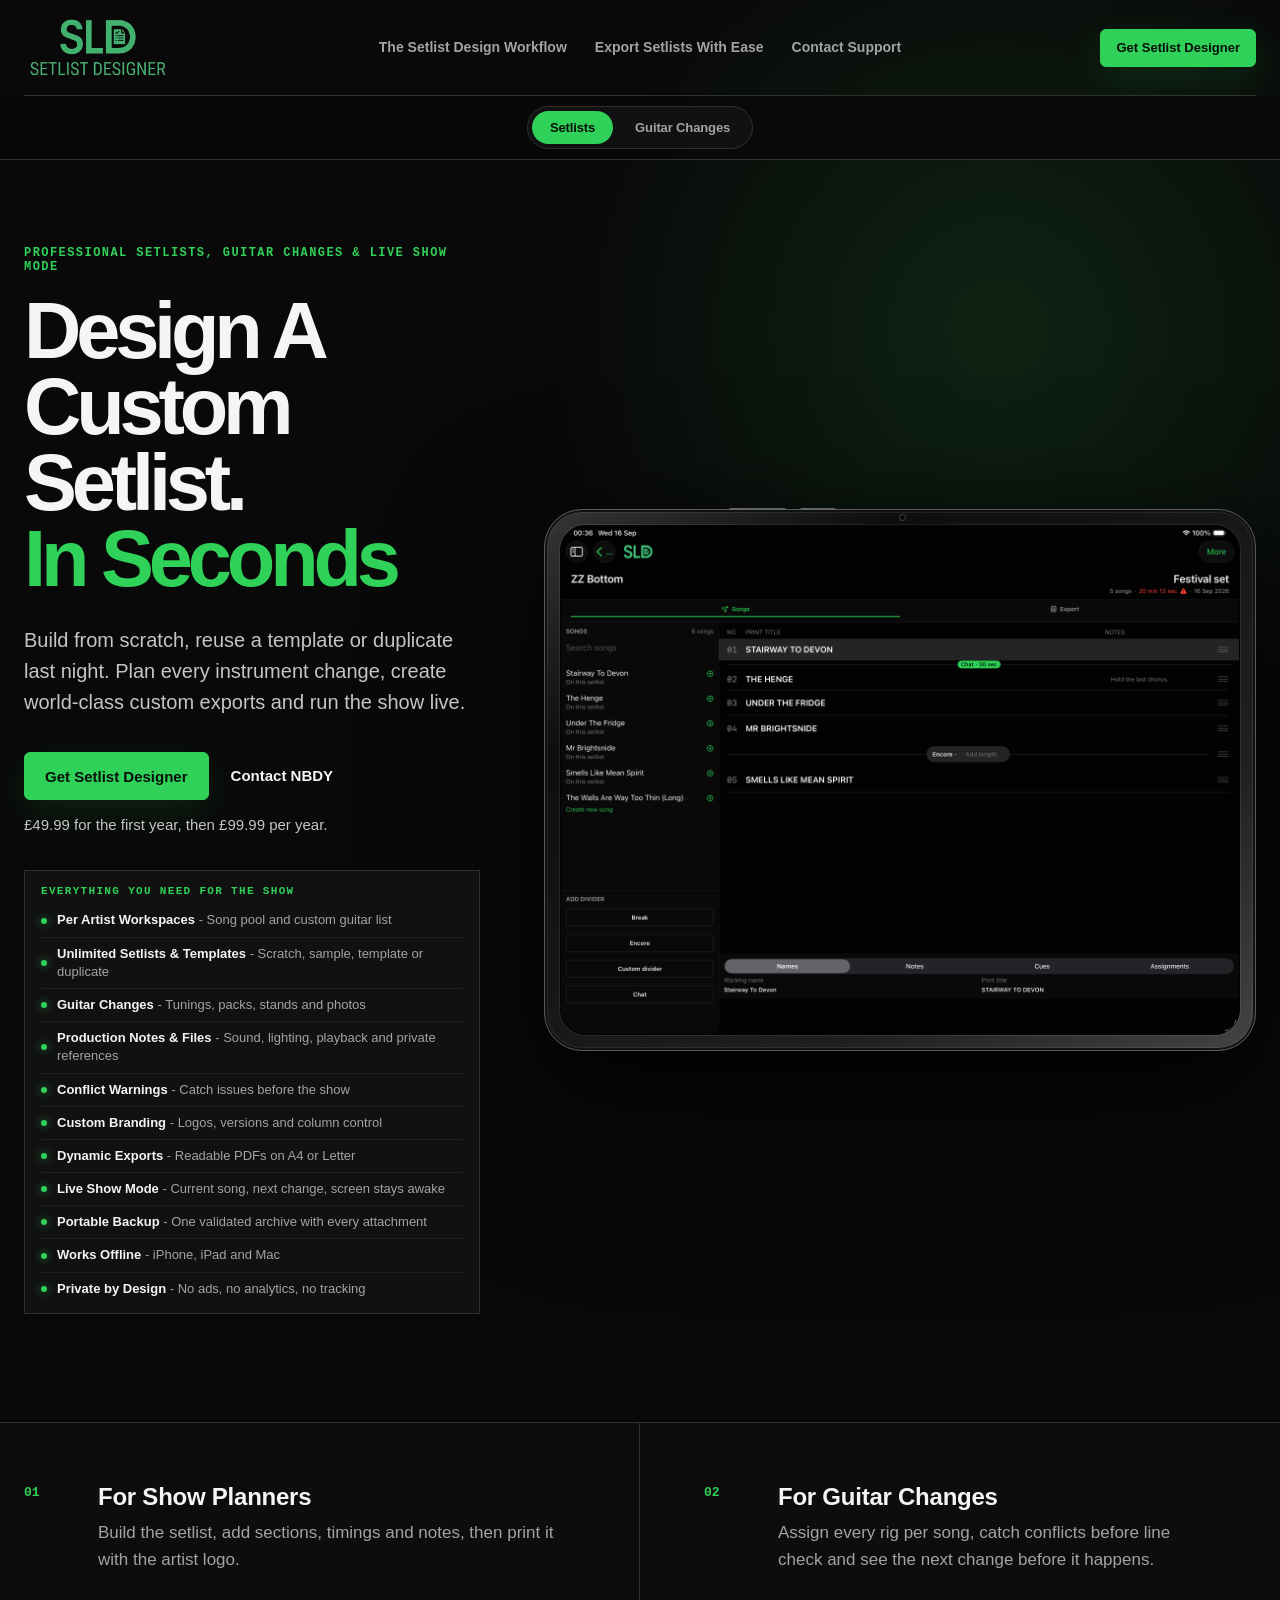
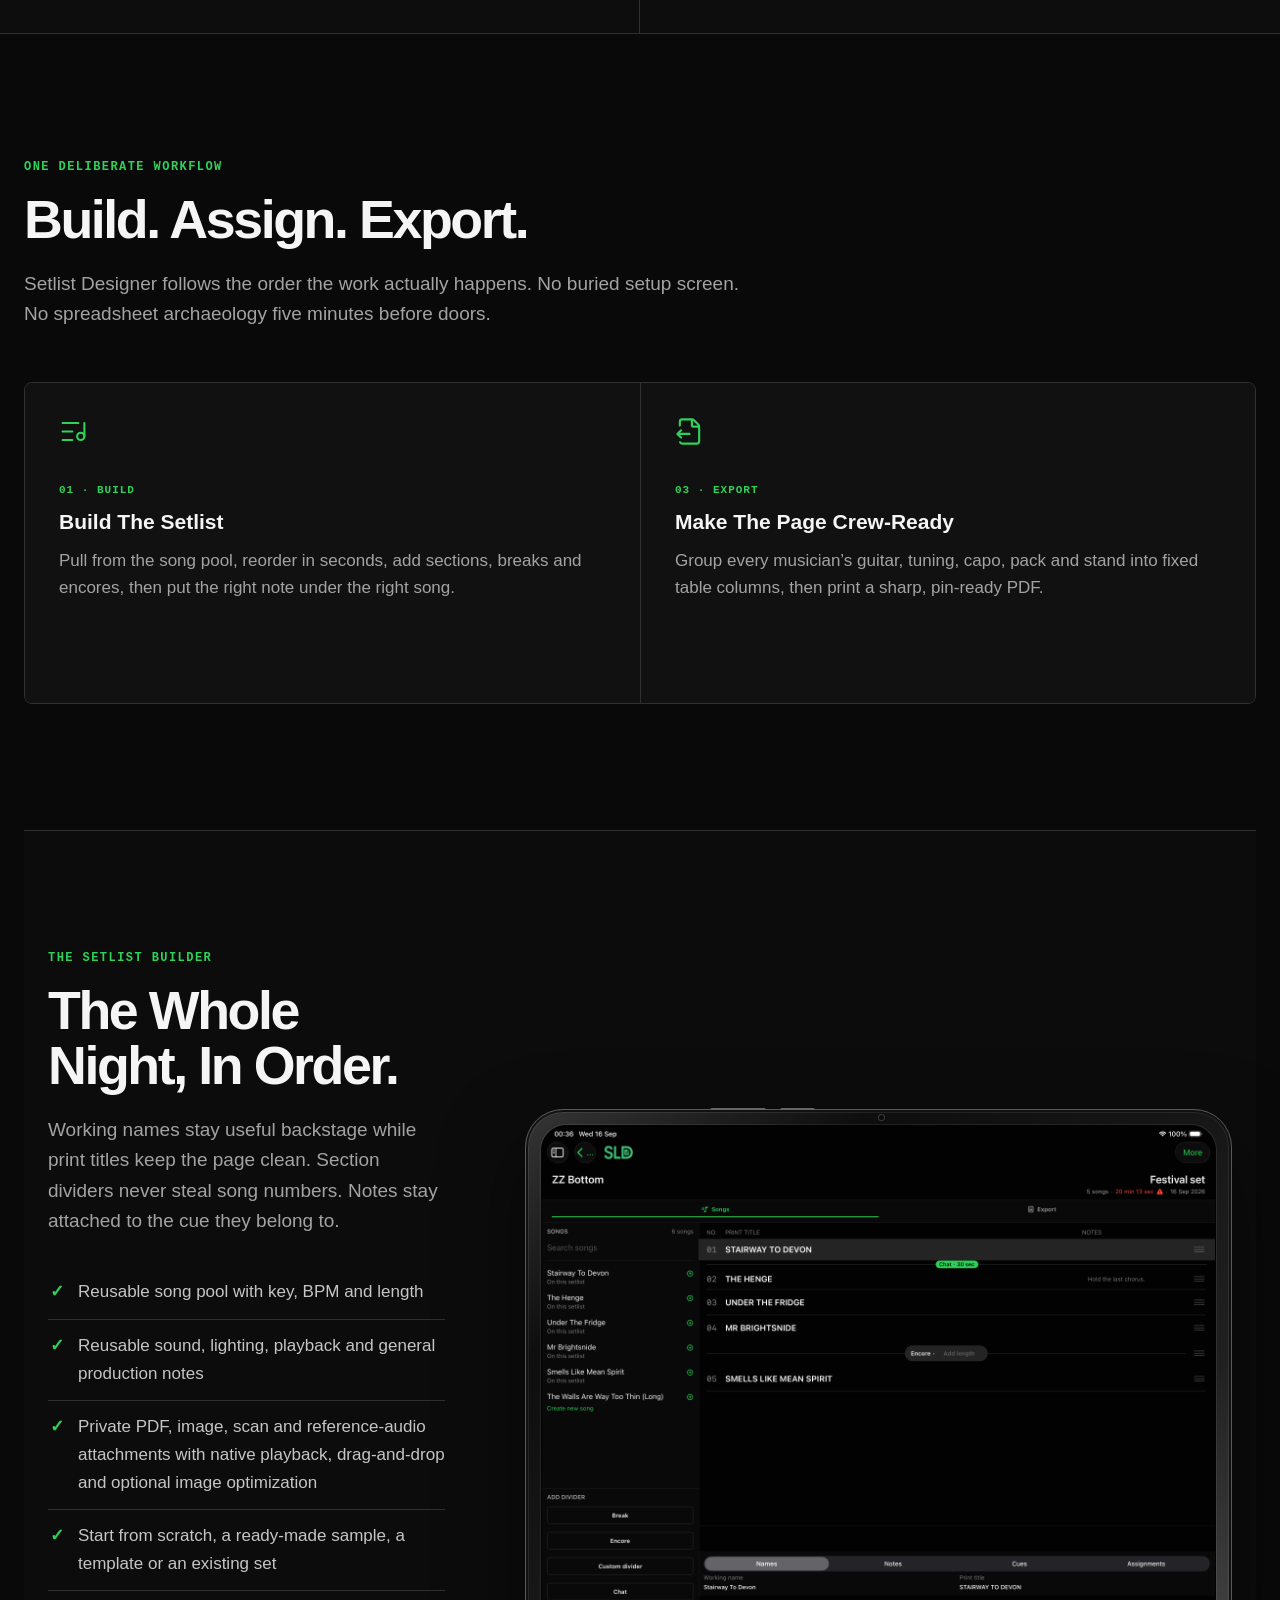
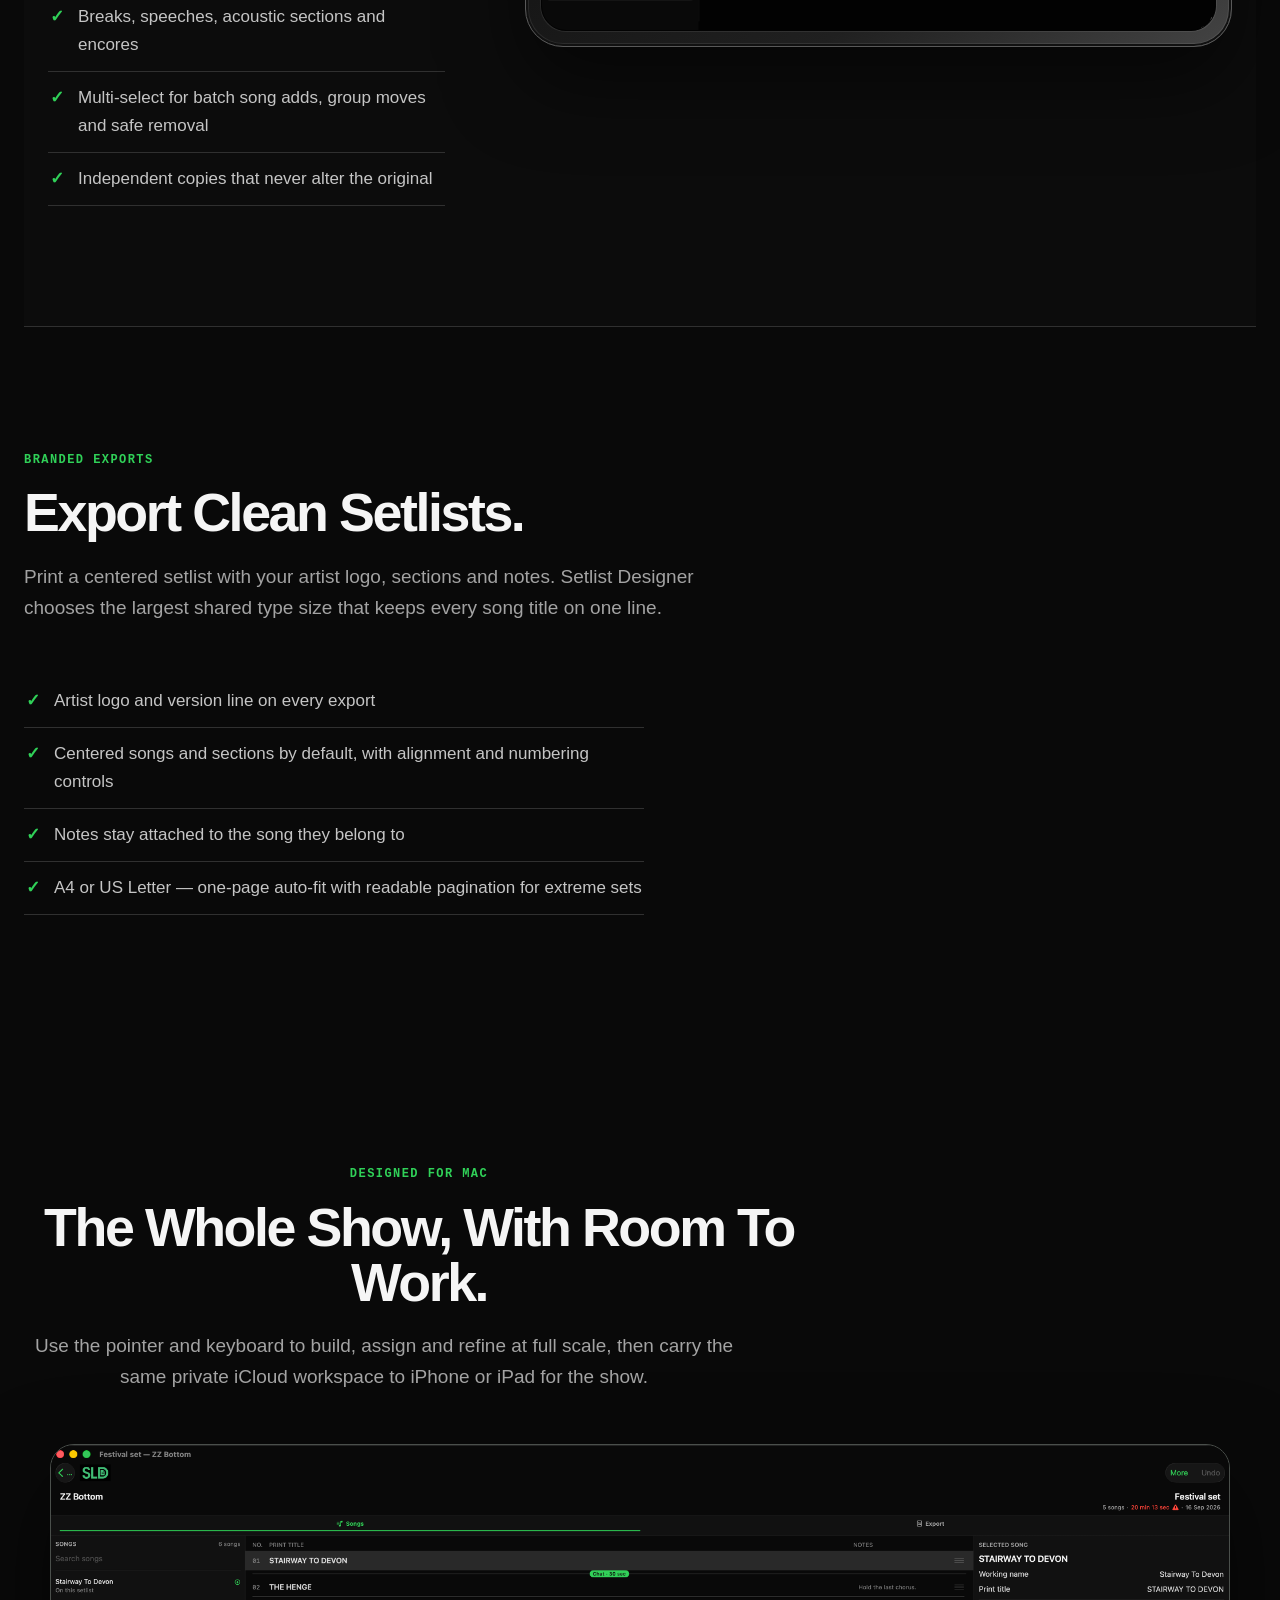
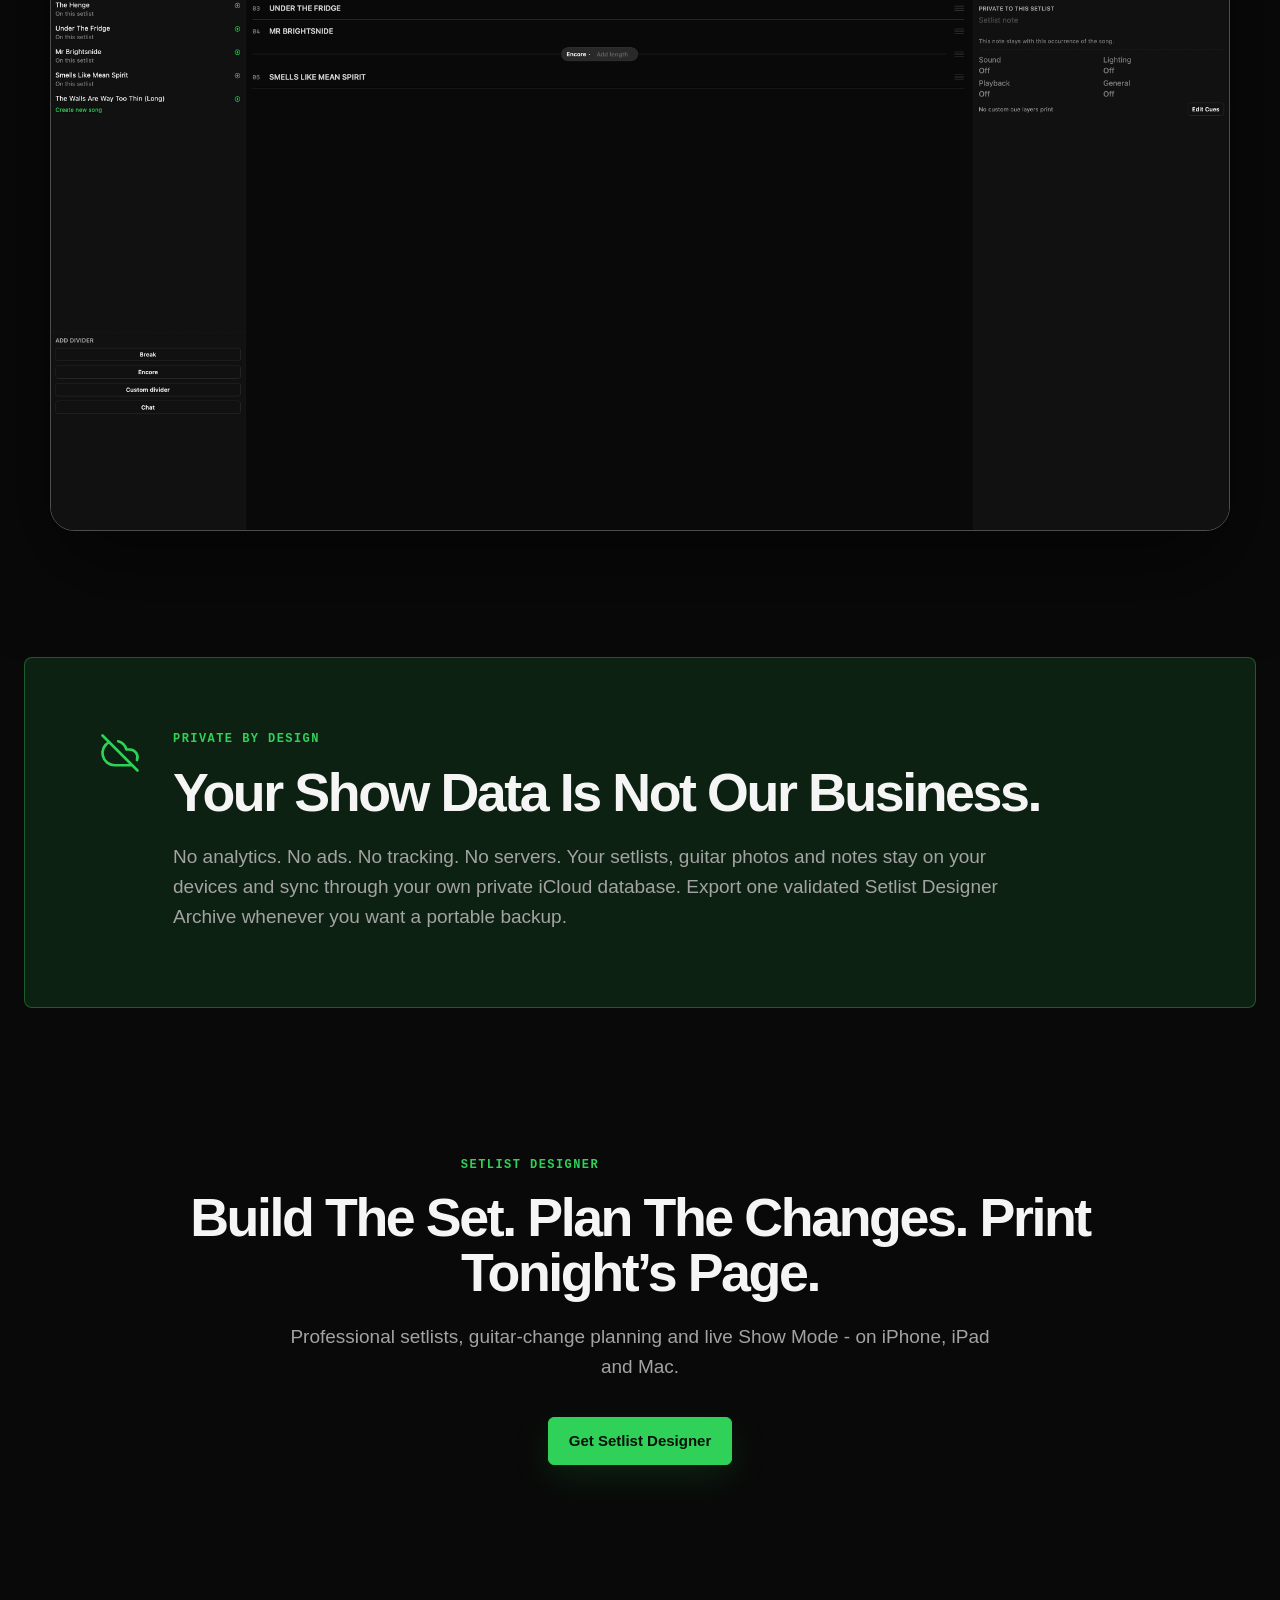
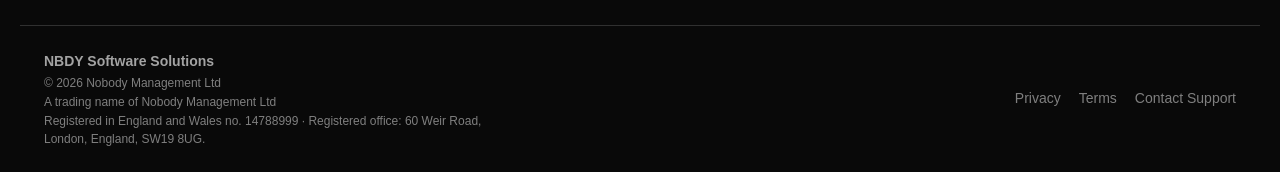
<file: index.html>
<!DOCTYPE html>
<html lang="en">
<head>
  <meta charset="utf-8">
  <meta name="viewport" content="width=device-width, initial-scale=1">
  <meta name="theme-color" content="#090909">
  <title>Setlist Designer - Professional custom setlists</title>
  <meta name="description" content="Build professional custom setlists, plan every guitar change, create world-class exports and run the show live on iPhone, iPad and Mac.">
  <link rel="canonical" href="https://setlistdesigner.app/">
  <meta property="og:title" content="Setlist Designer - Professional custom setlists">
  <meta property="og:description" content="Build professional custom setlists, plan every guitar change, create world-class exports and run the show live on iPhone, iPad and Mac.">
  <meta property="og:type" content="website">
  <meta property="og:url" content="https://setlistdesigner.app/">
  <meta property="og:image" content="https://setlistdesigner.app/assets/app-icon.png">
  <link rel="icon" href="/assets/app-icon.png">
  <link rel="apple-touch-icon" href="/assets/app-icon.png">
  <link rel="stylesheet" href="/styles.css?v=20260914">
  <script>
    (function () {
      var params = new URLSearchParams(location.search);
      var fromQuery = params.get("mode");
      var valid = fromQuery === "setlist" || fromQuery === "guitar-tech";
      var stored = null;
      try { stored = localStorage.getItem("sld-mode"); } catch (e) {}
      var mode = valid ? fromQuery : (stored === "guitar-tech" ? "guitar-tech" : "setlist");
      document.documentElement.setAttribute("data-mode", mode);
      if (valid) {
        try { localStorage.setItem("sld-mode", fromQuery); } catch (e) {}
      }
    })();
  </script>
</head>
<body class="marketing">
  <header class="site-header">
    <a class="wordmark" href="/" aria-label="Setlist Designer home">
      <img class="wordmark-image" src="/assets/sld-wordmark.png" width="148" height="83" alt="">
    </a>
    <nav aria-label="Main navigation">
      <a href="#workflow" data-lane="setlist">The Setlist Design Workflow</a>
      <a href="#guitar-tech" data-lane="guitar-tech">Guitar Changes</a>
      <a href="#export">Export Setlists With Ease</a>
      <a href="/support/">Contact Support</a>
    </nav>
    <a class="button button-small" href="mailto:support@setlistdesigner.app?subject=Setlist%20Designer">Get Setlist Designer</a>
  </header>

  <div class="mode-switch-bar">
    <div class="mode-switch" role="tablist" aria-label="Browse examples for">
      <button type="button" class="mode-tab" role="tab" id="mode-tab-setlist" data-mode-value="setlist" aria-selected="true" tabindex="0">Setlists</button>
      <button type="button" class="mode-tab" role="tab" id="mode-tab-guitar-tech" data-mode-value="guitar-tech" aria-selected="false" tabindex="-1">Guitar Changes</button>
    </div>
  </div>

  <main class="landing">
    <section class="hero">
      <div class="hero-copy">
        <p class="eyebrow">Professional Setlists, Guitar Changes &amp; Live Show Mode</p>
        <h1>Design A Custom Setlist.<br><span>In Seconds</span></h1>
        <p class="lede">Build from scratch, reuse a template or duplicate last night. Plan every instrument change, create world-class custom exports and run the show live.</p>
        <div class="cta-row">
          <a class="button" href="mailto:support@setlistdesigner.app?subject=Setlist%20Designer">Get Setlist Designer</a>
          <a class="text-link" href="mailto:support@setlistdesigner.app">Contact NBDY</a>
        </div>
        <p class="hero-price">£49.99 for the first year, then £99.99 per year.</p>
        <div class="hero-features">
          <p class="hero-features-kicker">Everything you need for the show</p>
          <ul class="hero-feature-list" aria-label="What you get">
            <li><i class="hero-feature-dot" aria-hidden="true"></i><span><strong>Per Artist Workspaces</strong><span>Song pool and custom guitar list</span></span></li>
            <li><i class="hero-feature-dot" aria-hidden="true"></i><span><strong>Unlimited Setlists &amp; Templates</strong><span>Scratch, sample, template or duplicate</span></span></li>
            <li><i class="hero-feature-dot" aria-hidden="true"></i><span><strong>Guitar Changes</strong><span>Tunings, packs, stands and photos</span></span></li>
            <li><i class="hero-feature-dot" aria-hidden="true"></i><span><strong>Production Notes &amp; Files</strong><span>Sound, lighting, playback and private references</span></span></li>
            <li><i class="hero-feature-dot" aria-hidden="true"></i><span><strong>Conflict Warnings</strong><span>Catch issues before the show</span></span></li>
            <li><i class="hero-feature-dot" aria-hidden="true"></i><span><strong>Custom Branding</strong><span>Logos, versions and column control</span></span></li>
            <li><i class="hero-feature-dot" aria-hidden="true"></i><span><strong>Dynamic Exports</strong><span>Readable PDFs on A4 or Letter</span></span></li>
            <li><i class="hero-feature-dot" aria-hidden="true"></i><span><strong>Live Show Mode</strong><span>Current song, next change, screen stays awake</span></span></li>
            <li><i class="hero-feature-dot" aria-hidden="true"></i><span><strong>Portable Backup</strong><span>One validated archive with every attachment</span></span></li>
            <li><i class="hero-feature-dot" aria-hidden="true"></i><span><strong>Works Offline</strong><span>iPhone, iPad and Mac</span></span></li>
            <li><i class="hero-feature-dot" aria-hidden="true"></i><span><strong>Private by Design</strong><span>No ads, no analytics, no tracking</span></span></li>
          </ul>
        </div>
      </div>
      <div class="hero-product">
        <div class="device device-ipad device-landscape" data-lane="setlist">
          <div class="device-camera" aria-hidden="true"></div>
          <div class="device-screen">
            <img src="/assets/ipad-set-builder.png" width="2752" height="2064" alt="Setlist Designer running-order builder on iPad with songs, sections and notes">
          </div>
        </div>
        <div class="device device-ipad device-landscape" data-lane="guitar-tech">
          <div class="device-camera" aria-hidden="true"></div>
          <div class="device-screen">
            <img class="contain-source" src="/assets/ipad-show-mode.png" width="2064" height="1548" loading="lazy" alt="Setlist Designer Show Mode on iPad showing the current song and exact rig changes before the next song">
          </div>
        </div>
        <div class="product-callout callout-left" data-lane="guitar-tech"><strong>Now</strong><span>The full current rig</span></div>
        <div class="product-callout callout-right" data-lane="guitar-tech"><strong>Next</strong><span>Every change as a checklist</span></div>
      </div>
    </section>

    <section class="audience-band" aria-label="Who Setlist Designer is for">
      <a class="audience-card" href="#set-builder" data-set-mode="setlist">
        <span class="audience-number">01</span>
        <div>
          <h2>For Show Planners</h2>
          <p>Build the setlist, add sections, timings and notes, then print it with the artist logo.</p>
        </div>
      </a>
      <a class="audience-card" href="#guitar-tech" data-set-mode="guitar-tech">
        <span class="audience-number">02</span>
        <div>
          <h2>For Guitar Changes</h2>
          <p>Assign every rig per song, catch conflicts before line check and see the next change before it happens.</p>
        </div>
      </a>
    </section>

    <section id="workflow" class="section">
      <div class="section-intro">
        <p class="eyebrow">One Deliberate Workflow</p>
        <h2>Build. Assign. Export.</h2>
        <p>Setlist Designer follows the order the work actually happens. No buried setup screen. No spreadsheet archaeology five minutes before doors.</p>
      </div>
      <div class="feature-grid">
        <article class="feature-card">
          <svg class="feature-icon" aria-hidden="true"><use href="/assets/lucide.svg#list-music"></use></svg>
          <span class="feature-step">01 · Build</span>
          <h3>Build The Setlist</h3>
          <p>Pull from the song pool, reorder in seconds, add sections, breaks and encores, then put the right note under the right song.</p>
        </article>
        <article class="feature-card" data-lane="guitar-tech">
          <svg class="feature-icon" aria-hidden="true"><use href="/assets/lucide.svg#guitar"></use></svg>
          <span class="feature-step">02 · Assign</span>
          <h3>Plan Every Rig</h3>
          <p>Assign a guitar per musician, per song. Add capo, tuning, pack and stand overrides exactly where they change, plus private handoff notes that never print.</p>
        </article>
        <article class="feature-card">
          <svg class="feature-icon" aria-hidden="true"><use href="/assets/lucide.svg#file-output"></use></svg>
          <span class="feature-step">03 · Export</span>
          <h3>Make The Page Crew-Ready</h3>
          <p>Group every musician’s guitar, tuning, capo, pack and stand into fixed table columns, then print a sharp, pin-ready PDF.</p>
        </article>
      </div>
    </section>

    <section id="set-builder" class="product-section" data-lane="setlist">
      <div class="product-copy">
        <p class="eyebrow">The Setlist Builder</p>
        <h2>The Whole Night, In Order.</h2>
        <p>Working names stay useful backstage while print titles keep the page clean. Section dividers never steal song numbers. Notes stay attached to the cue they belong to.</p>
        <ul class="check-list">
          <li>Reusable song pool with key, BPM and length</li>
          <li>Reusable sound, lighting, playback and general production notes</li>
          <li>Private PDF, image, scan and reference-audio attachments with native playback, drag-and-drop and optional image optimization</li>
          <li>Start from scratch, a ready-made sample, a template or an existing set</li>
          <li>Breaks, speeches, acoustic sections and encores</li>
          <li>Multi-select for batch song adds, group moves and safe removal</li>
          <li>Independent copies that never alter the original</li>
        </ul>
      </div>
      <div class="device-wrap">
        <div class="device device-ipad device-landscape">
          <div class="device-camera" aria-hidden="true"></div>
          <div class="device-screen">
            <img src="/assets/ipad-set-builder.png" width="2752" height="2064" loading="lazy" alt="Setlist Designer running-order builder on iPad with songs, sections and notes">
          </div>
        </div>
      </div>
    </section>

    <section id="guitar-tech" class="tech-section section" data-lane="guitar-tech">
      <div class="section-intro">
        <p class="eyebrow">Built For Guitar Changes</p>
        <h2>Every Change Accounted For.</h2>
        <p>The Guitar Setlist is not an afterthought. It knows the difference between a default rig, tonight’s override and a one-song exception.</p>
      </div>
      <div class="tech-layout">
        <div class="tech-features">
          <article>
            <svg class="feature-icon" aria-hidden="true"><use href="/assets/lucide.svg#guitar"></use></svg>
            <h3>A Real Guitar Pool</h3>
            <p>Make, model, nickname, finish, photos, tuning, gauge, serial, bridge, default pack and stand slot.</p>
          </article>
          <article>
            <svg class="feature-icon" aria-hidden="true"><use href="/assets/lucide.svg#radio-tower"></use></svg>
            <h3>Wired, Wireless, Overridden</h3>
            <p>Keep the normal pack with the guitar, then override it for the exact song where the plan changes. Fill, copy or clear assignments and replace one guitar across the setlist.</p>
          </article>
          <article>
            <svg class="feature-icon" aria-hidden="true"><use href="/assets/lucide.svg#triangle-alert"></use></svg>
            <h3>Conflict Warnings That Travel</h3>
            <p>Duplicate guitar, duplicate pack and missing-assignment warnings appear while planning and again in Show Mode.</p>
          </article>
          <article>
            <svg class="feature-icon" aria-hidden="true"><use href="/assets/lucide.svg#monitor-play"></use></svg>
            <h3>Show Mode, Not A Tiny PDF</h3>
            <p>Switch between Next Action, Current Song and Full Set views, then mark each change ready from the screen, keyboard or page turner.</p>
          </article>
        </div>
        <div class="device-wrap device-wrap-accent">
          <div class="device device-ipad device-landscape">
            <div class="device-camera" aria-hidden="true"></div>
            <div class="device-screen">
              <img src="/assets/ipad-assign.png" width="2752" height="2064" loading="lazy" alt="Setlist Designer assignment table on iPad showing each musician and guitar across the set">
            </div>
          </div>
        </div>
      </div>
    </section>

    <section class="show-section" data-lane="guitar-tech">
      <div class="show-copy">
        <p class="eyebrow">Show Mode</p>
        <h2>See The Next Change Before It Happens.</h2>
        <p>Not a static setlist. Not a cramped export. Show Mode compares the live rig with the next song, turns the difference into a clear action list, keeps private operator notes close and lets you undo an accidental advance.</p>
        <div class="metric-row">
          <div><strong>Now</strong><span>Song, guitar, tuning, capo, pack, stand</span></div>
          <div><strong>Next</strong><span>Bring on, collect, swap, retune, move</span></div>
          <div><strong>Safe</strong><span>Three layouts, remappable controls, saved position</span></div>
        </div>
      </div>
    </section>

    <section id="export" class="export-section section">
      <div class="section-intro" data-lane="guitar-tech">
        <p class="eyebrow">Rich, Branded Exports</p>
        <h2>Pin-Ready Tables. No Guesswork.</h2>
        <p>Every musician gets the same fixed subcolumns on every song. A hard 10-point type floor keeps the sheet readable at a distance, with automatic landscape and musician-group page splits when the table gets dense.</p>
      </div>
      <div class="export-layout" data-lane="guitar-tech">
        <div class="device-wrap">
          <div class="device device-ipad device-landscape">
            <div class="device-camera" aria-hidden="true"></div>
            <div class="device-screen">
              <img src="/assets/ipad-export.png" width="2752" height="2064" loading="lazy" alt="Setlist Designer export controls and grouped guitar-tech table preview on iPad">
            </div>
          </div>
        </div>
        <div class="paper-proof">
          <img src="/assets/export-proof.png" width="1683" height="1190" loading="lazy" alt="A finished landscape guitar-tech PDF with grouped musician subcolumns">
          <div class="paper-caption">
            <svg class="feature-icon" aria-hidden="true"><use href="/assets/lucide.svg#columns-3"></use></svg>
            <div><strong>Readable By Design</strong><span>10 pt minimum · Automatic landscape · Smart group splits</span></div>
          </div>
        </div>
      </div>
      <div class="export-features" data-lane="guitar-tech">
        <article><svg class="feature-icon" aria-hidden="true"><use href="/assets/lucide.svg#layout-template"></use></svg><h3>Grouped Tech Tables</h3><p>Guitar, tuning, capo, pack, stand, gauge and switcher stay in fixed subcolumns for each musician.</p></article>
        <article><svg class="feature-icon" aria-hidden="true"><use href="/assets/lucide.svg#image"></use></svg><h3>Artist Branding</h3><p>Use the artist name, a round logo, or both - plus a version line under the header.</p></article>
        <article><svg class="feature-icon" aria-hidden="true"><use href="/assets/lucide.svg#notebook-pen"></use></svg><h3>Useful Notes</h3><p>Print per-song details when the crew needs them. Keep private guitar notes out of the export.</p></article>
        <article><svg class="feature-icon" aria-hidden="true"><use href="/assets/lucide.svg#file-output"></use></svg><h3>Distance-Readable</h3><p>Preview before output. Type never drops below 10 points; dense musician groups split across repeated table pages.</p></article>
      </div>

      <div class="section-intro" data-lane="setlist">
        <p class="eyebrow">Branded Exports</p>
        <h2>Export Clean Setlists.</h2>
        <p>Print a centered setlist with your artist logo, sections and notes. Setlist Designer chooses the largest shared type size that keeps every song title on one line.</p>
      </div>
      <ul class="check-list export-simple" data-lane="setlist">
        <li>Artist logo and version line on every export</li>
        <li>Centered songs and sections by default, with alignment and numbering controls</li>
        <li>Notes stay attached to the song they belong to</li>
        <li>A4 or US Letter — one-page auto-fit with readable pagination for extreme sets</li>
      </ul>
    </section>

    <section class="mac-section section">
      <div class="section-intro">
        <p class="eyebrow">Designed For Mac</p>
        <h2>The Whole Show, With Room To Work.</h2>
        <p>Use the pointer and keyboard to build, assign and refine at full scale, then carry the same private iCloud workspace to iPhone or iPad for the show.</p>
      </div>
      <img class="mac-product-shot" src="/assets/mac-set-builder.png" width="2056" height="1196" loading="lazy" alt="Setlist Designer running full-screen on Mac with the Song Pool, setlist order and selected-song inspector visible together">
    </section>

    <section class="privacy-callout">
      <svg class="privacy-icon" aria-hidden="true"><use href="/assets/lucide.svg#cloud-off"></use></svg>
      <div>
        <p class="eyebrow">Private By Design</p>
        <h2>Your Show Data Is Not Our Business.</h2>
        <p>No analytics. No ads. No tracking. No servers. Your setlists, guitar photos and notes stay on your devices and sync through your own private iCloud database. Export one validated Setlist Designer Archive whenever you want a portable backup.</p>
      </div>
    </section>

    <section class="final-cta">
      <p class="eyebrow">Setlist Designer</p>
      <h2>Build The Set. Plan The Changes. Print Tonight’s Page.</h2>
      <p>Professional setlists, guitar-change planning and live Show Mode - on iPhone, iPad and Mac.</p>
      <a class="button" href="mailto:support@setlistdesigner.app?subject=Setlist%20Designer">Get Setlist Designer</a>
    </section>
  </main>

  <footer>
    <span class="publisher">
      <strong>NBDY Software Solutions</strong>
      <small>© 2026 Nobody Management Ltd</small>
      <small>A trading name of Nobody Management Ltd</small>
      <small>Registered in England and Wales no. 14788999 · Registered office:
        60 Weir Road, London, England, SW19 8UG.</small>
    </span>
    <span class="spacer"></span>
    <a href="/privacy/">Privacy</a>
    <a href="/terms/">Terms</a>
    <a href="/support/">Contact Support</a>
  </footer>

  <script src="/mode-switch.js" defer></script>
</body>
</html>
</file>
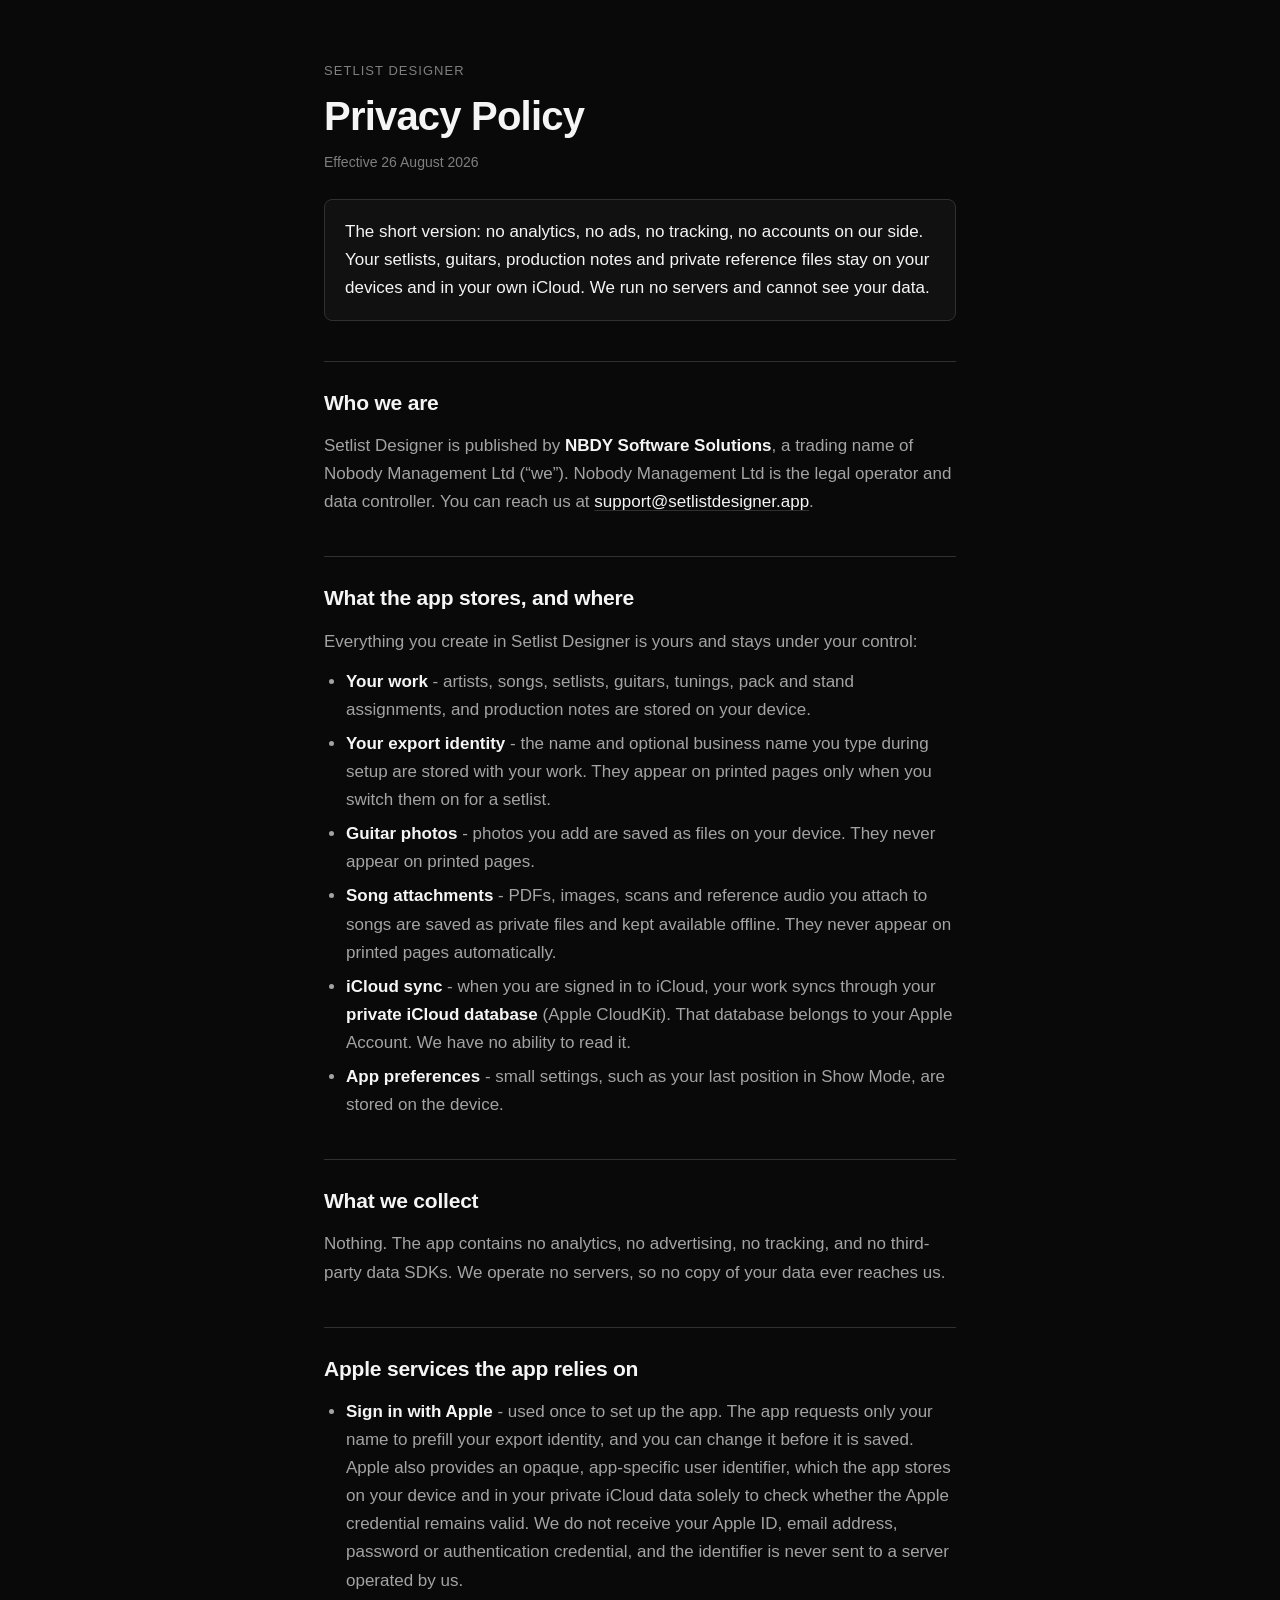
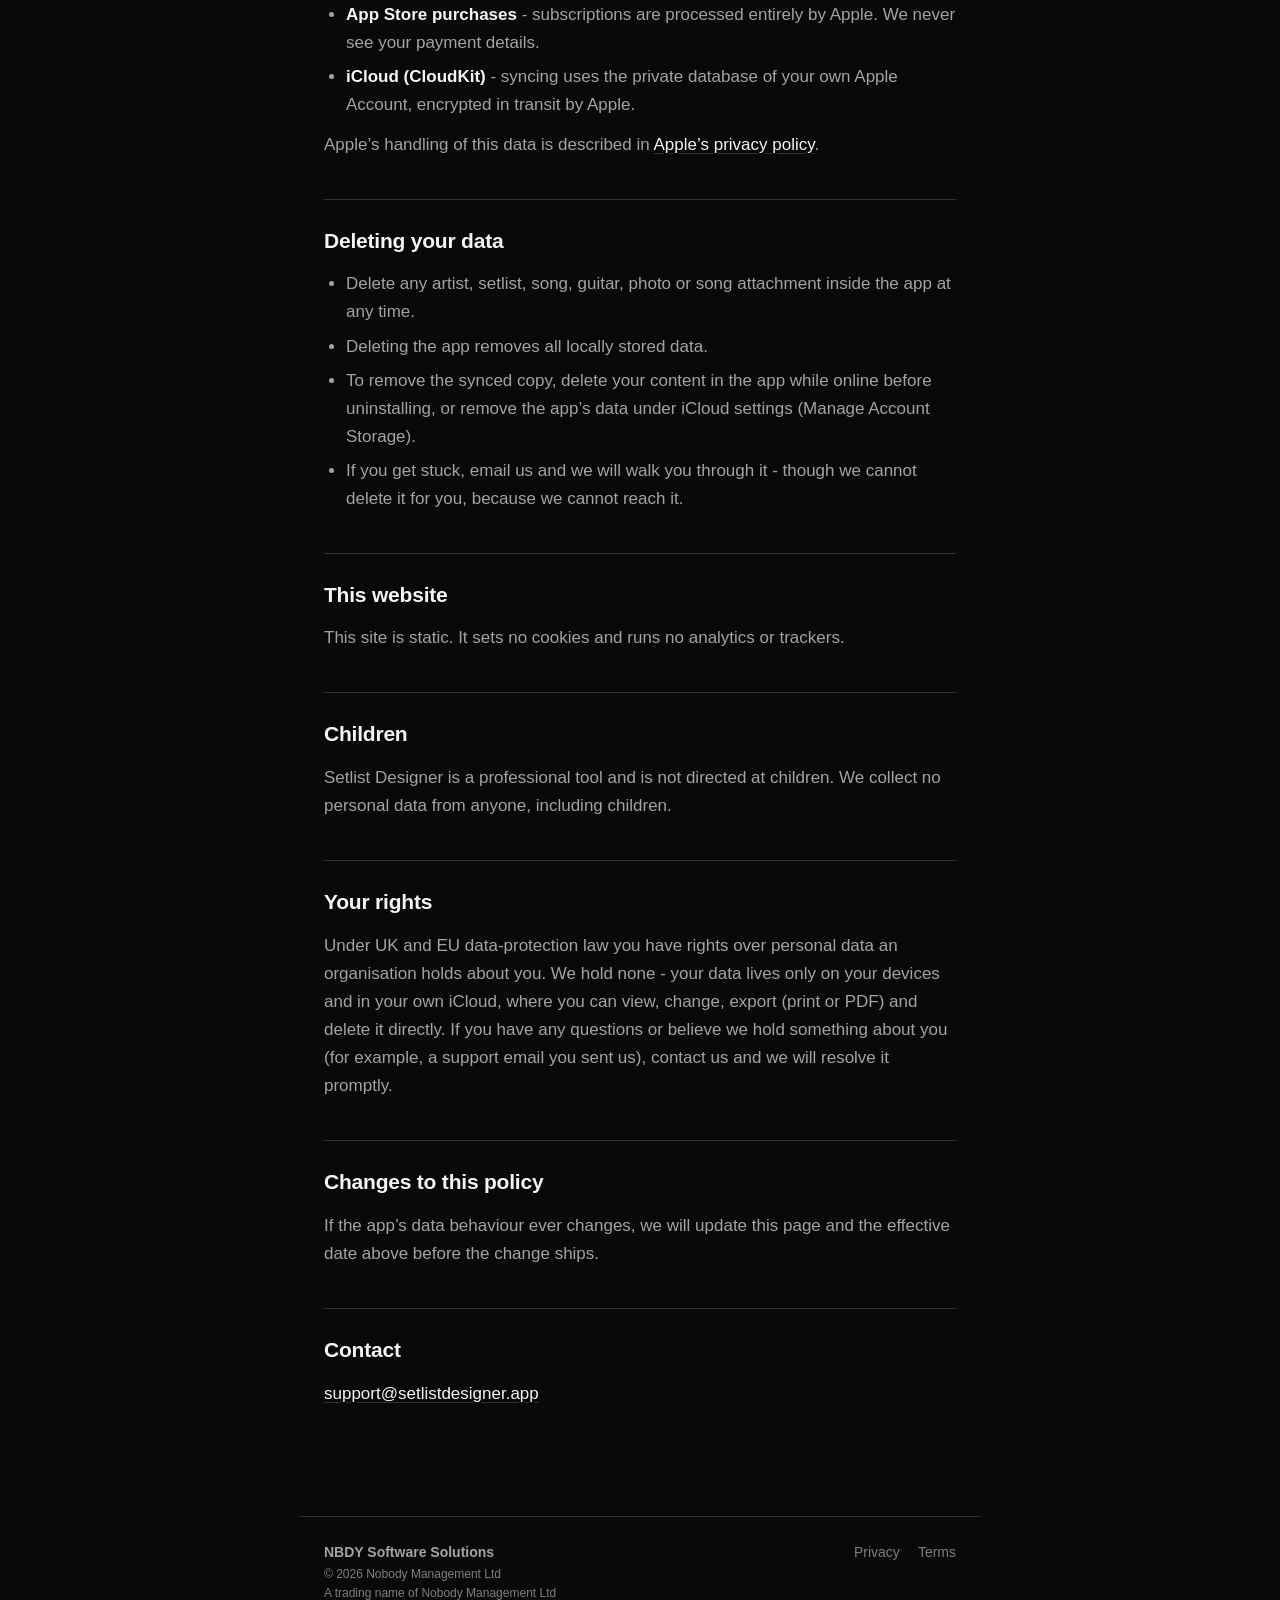
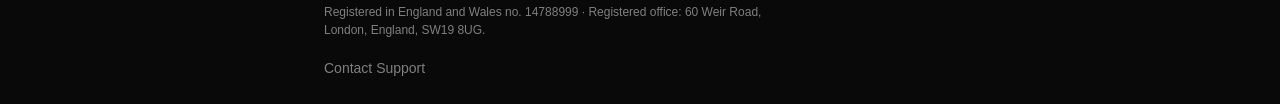
<file: privacy/index.html>
<!DOCTYPE html>
<html lang="en">
<head>
  <meta charset="utf-8">
  <meta name="viewport" content="width=device-width, initial-scale=1">
  <title>Privacy Policy - Setlist Designer</title>
  <meta name="description" content="Setlist Designer collects no analytics and runs no servers. Your data stays on your devices and in your own iCloud.">
  <link rel="stylesheet" href="/styles.css">
</head>
<body>
  <main>
    <p class="kicker"><a href="/">Setlist Designer</a></p>
    <h1>Privacy Policy</h1>
    <p class="updated">Effective 26 August 2026</p>

    <div class="summary">
      <p>The short version: no analytics, no ads, no tracking, no accounts on our side. Your setlists, guitars, production notes and private reference files stay on your devices and in your own iCloud. We run no servers and cannot see your data.</p>
    </div>

    <h2>Who we are</h2>
    <p>Setlist Designer is published by <strong>NBDY Software Solutions</strong>, a trading name of Nobody Management Ltd (“we”). Nobody Management Ltd is the legal operator and data controller. You can reach us at <a href="mailto:support@setlistdesigner.app">support@setlistdesigner.app</a>.</p>

    <h2>What the app stores, and where</h2>
    <p>Everything you create in Setlist Designer is yours and stays under your control:</p>
    <ul>
      <li><strong>Your work</strong> - artists, songs, setlists, guitars, tunings, pack and stand assignments, and production notes are stored on your device.</li>
      <li><strong>Your export identity</strong> - the name and optional business name you type during setup are stored with your work. They appear on printed pages only when you switch them on for a setlist.</li>
      <li><strong>Guitar photos</strong> - photos you add are saved as files on your device. They never appear on printed pages.</li>
      <li><strong>Song attachments</strong> - PDFs, images, scans and reference audio you attach to songs are saved as private files and kept available offline. They never appear on printed pages automatically.</li>
      <li><strong>iCloud sync</strong> - when you are signed in to iCloud, your work syncs through your <strong>private iCloud database</strong> (Apple CloudKit). That database belongs to your Apple Account. We have no ability to read it.</li>
      <li><strong>App preferences</strong> - small settings, such as your last position in Show Mode, are stored on the device.</li>
    </ul>

    <h2>What we collect</h2>
    <p>Nothing. The app contains no analytics, no advertising, no tracking, and no third-party data SDKs. We operate no servers, so no copy of your data ever reaches us.</p>

    <h2>Apple services the app relies on</h2>
    <ul>
      <li><strong>Sign in with Apple</strong> - used once to set up the app. The app requests only your name to prefill your export identity, and you can change it before it is saved. Apple also provides an opaque, app-specific user identifier, which the app stores on your device and in your private iCloud data solely to check whether the Apple credential remains valid. We do not receive your Apple ID, email address, password or authentication credential, and the identifier is never sent to a server operated by us.</li>
      <li><strong>App Store purchases</strong> - subscriptions are processed entirely by Apple. We never see your payment details.</li>
      <li><strong>iCloud (CloudKit)</strong> - syncing uses the private database of your own Apple Account, encrypted in transit by Apple.</li>
    </ul>
    <p>Apple’s handling of this data is described in <a href="https://www.apple.com/legal/privacy/">Apple’s privacy policy</a>.</p>

    <h2>Deleting your data</h2>
    <ul>
      <li>Delete any artist, setlist, song, guitar, photo or song attachment inside the app at any time.</li>
      <li>Deleting the app removes all locally stored data.</li>
      <li>To remove the synced copy, delete your content in the app while online before uninstalling, or remove the app’s data under iCloud settings (Manage Account Storage).</li>
      <li>If you get stuck, email us and we will walk you through it - though we cannot delete it for you, because we cannot reach it.</li>
    </ul>

    <h2>This website</h2>
    <p>This site is static. It sets no cookies and runs no analytics or trackers.</p>

    <h2>Children</h2>
    <p>Setlist Designer is a professional tool and is not directed at children. We collect no personal data from anyone, including children.</p>

    <h2>Your rights</h2>
    <p>Under UK and EU data-protection law you have rights over personal data an organisation holds about you. We hold none - your data lives only on your devices and in your own iCloud, where you can view, change, export (print or PDF) and delete it directly. If you have any questions or believe we hold something about you (for example, a support email you sent us), contact us and we will resolve it promptly.</p>

    <h2>Changes to this policy</h2>
    <p>If the app’s data behaviour ever changes, we will update this page and the effective date above before the change ships.</p>

    <h2>Contact</h2>
    <p><a href="mailto:support@setlistdesigner.app">support@setlistdesigner.app</a></p>
  </main>
  <footer>
    <span class="publisher">
      <strong>NBDY Software Solutions</strong>
      <small>© 2026 Nobody Management Ltd</small>
      <small>A trading name of Nobody Management Ltd</small>
      <small>Registered in England and Wales no. 14788999 · Registered office:
        60 Weir Road, London, England, SW19 8UG.</small>
    </span>
    <span class="spacer"></span>
    <a href="/privacy/">Privacy</a>
    <a href="/terms/">Terms</a>
    <a href="/support/">Contact Support</a>
  </footer>
</body>
</html>
</file>
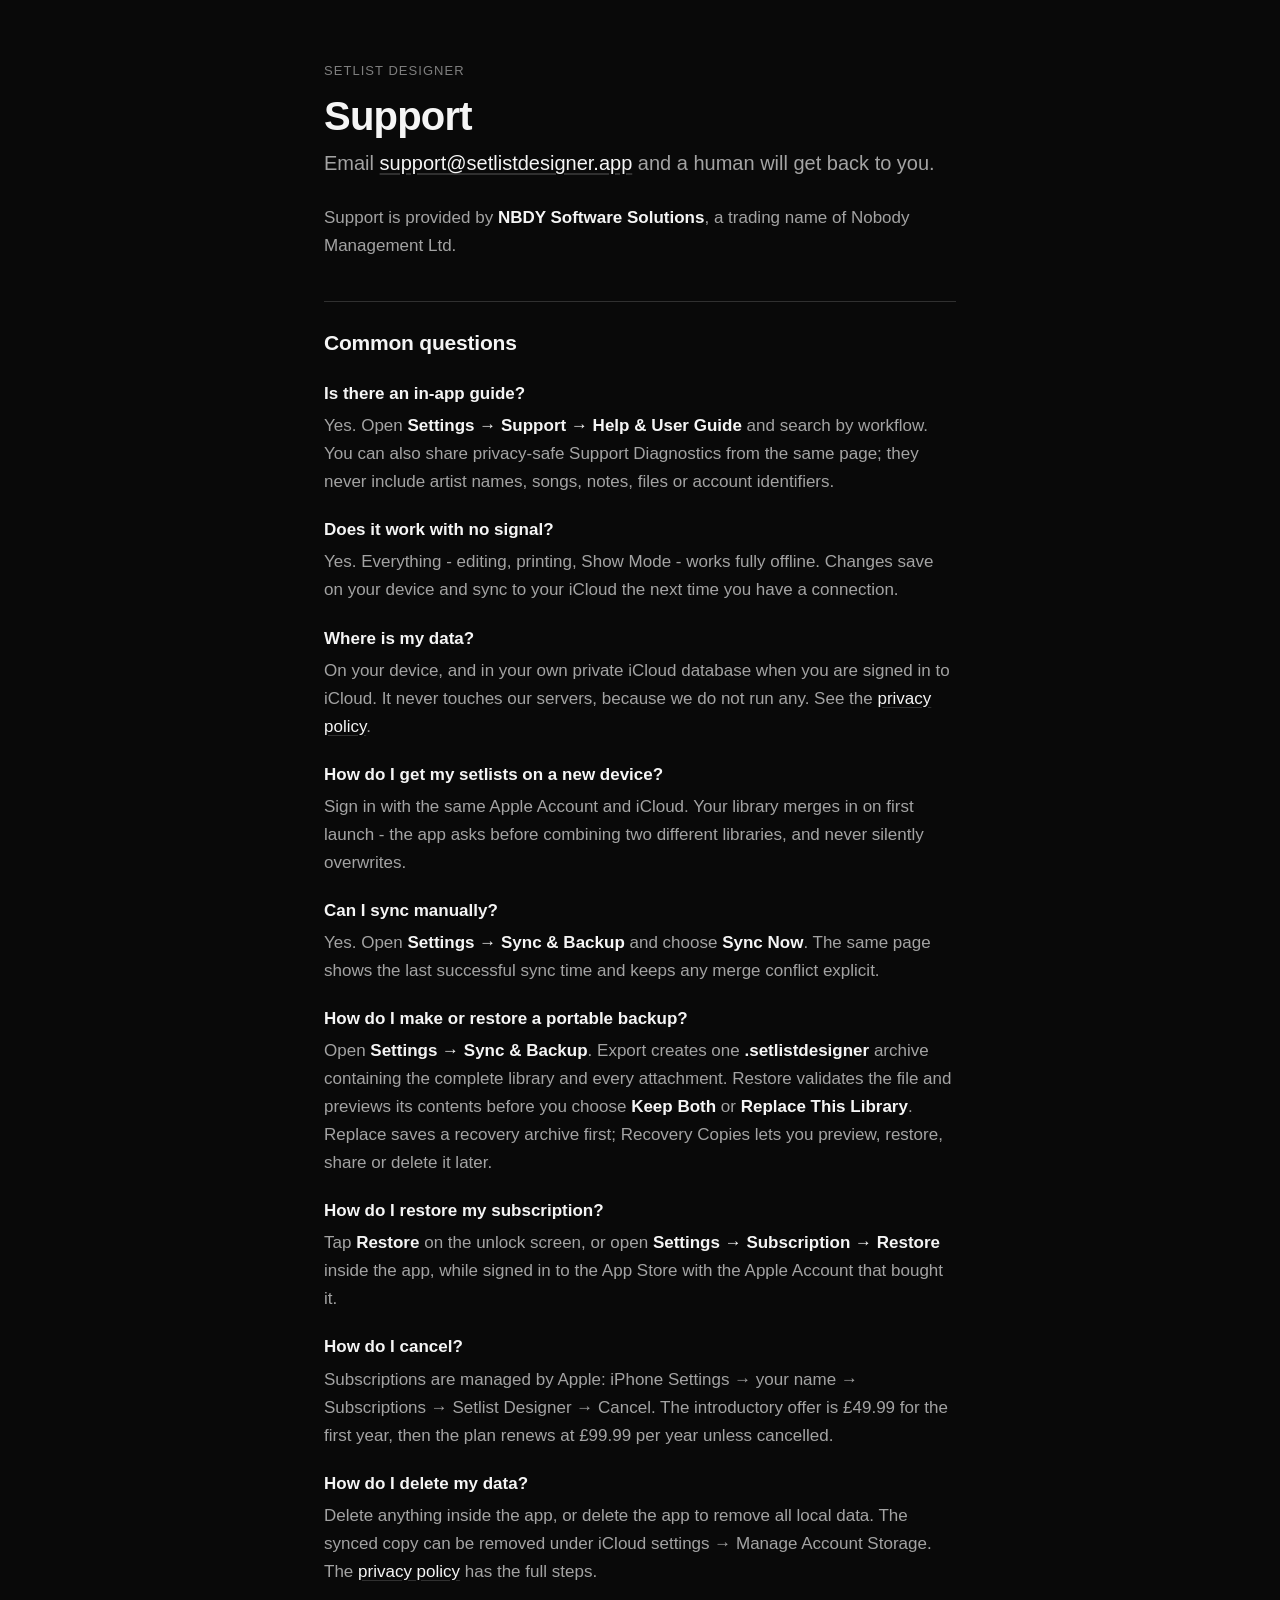
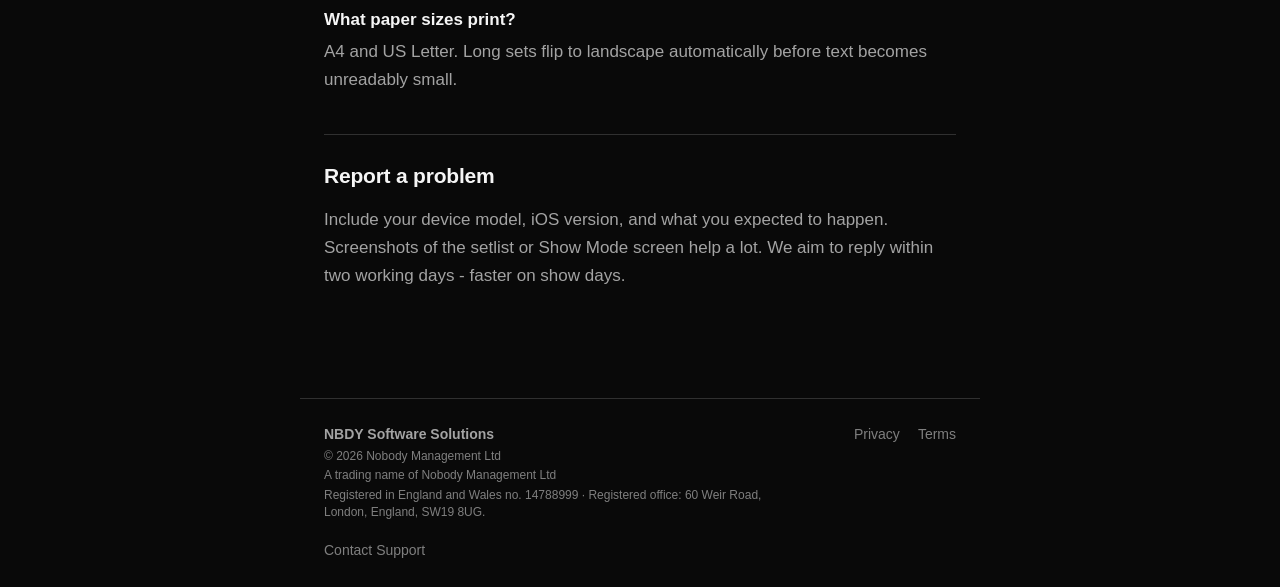
<file: support/index.html>
<!DOCTYPE html>
<html lang="en">
<head>
  <meta charset="utf-8">
  <meta name="viewport" content="width=device-width, initial-scale=1">
  <title>Support - Setlist Designer</title>
  <meta name="description" content="Help with Setlist Designer: offline use, iCloud sync, subscriptions, restoring purchases and deleting data.">
  <link rel="stylesheet" href="/styles.css">
</head>
<body>
  <main>
    <p class="kicker"><a href="/">Setlist Designer</a></p>
    <h1>Support</h1>
    <p class="lede">Email <a href="mailto:support@setlistdesigner.app">support@setlistdesigner.app</a> and a human will get back to you.</p>
    <p>Support is provided by <strong>NBDY Software Solutions</strong>, a trading name of Nobody Management Ltd.</p>

    <h2>Common questions</h2>
    <dl>
      <dt>Is there an in-app guide?</dt>
      <dd>Yes. Open <strong>Settings → Support → Help &amp; User Guide</strong> and search by workflow. You can also share privacy-safe Support Diagnostics from the same page; they never include artist names, songs, notes, files or account identifiers.</dd>

      <dt>Does it work with no signal?</dt>
      <dd>Yes. Everything - editing, printing, Show Mode - works fully offline. Changes save on your device and sync to your iCloud the next time you have a connection.</dd>

      <dt>Where is my data?</dt>
      <dd>On your device, and in your own private iCloud database when you are signed in to iCloud. It never touches our servers, because we do not run any. See the <a href="/privacy/">privacy policy</a>.</dd>

      <dt>How do I get my setlists on a new device?</dt>
      <dd>Sign in with the same Apple Account and iCloud. Your library merges in on first launch - the app asks before combining two different libraries, and never silently overwrites.</dd>

      <dt>Can I sync manually?</dt>
      <dd>Yes. Open <strong>Settings → Sync &amp; Backup</strong> and choose <strong>Sync Now</strong>. The same page shows the last successful sync time and keeps any merge conflict explicit.</dd>

      <dt>How do I make or restore a portable backup?</dt>
      <dd>Open <strong>Settings → Sync &amp; Backup</strong>. Export creates one <strong>.setlistdesigner</strong> archive containing the complete library and every attachment. Restore validates the file and previews its contents before you choose <strong>Keep Both</strong> or <strong>Replace This Library</strong>. Replace saves a recovery archive first; Recovery Copies lets you preview, restore, share or delete it later.</dd>

      <dt>How do I restore my subscription?</dt>
      <dd>Tap <strong>Restore</strong> on the unlock screen, or open <strong>Settings → Subscription → Restore</strong> inside the app, while signed in to the App Store with the Apple Account that bought it.</dd>

      <dt>How do I cancel?</dt>
      <dd>Subscriptions are managed by Apple: iPhone Settings → your name → Subscriptions → Setlist Designer → Cancel. The introductory offer is £49.99 for the first year, then the plan renews at £99.99 per year unless cancelled.</dd>

      <dt>How do I delete my data?</dt>
      <dd>Delete anything inside the app, or delete the app to remove all local data. The synced copy can be removed under iCloud settings → Manage Account Storage. The <a href="/privacy/">privacy policy</a> has the full steps.</dd>

      <dt>What paper sizes print?</dt>
      <dd>A4 and US Letter. Long sets flip to landscape automatically before text becomes unreadably small.</dd>
    </dl>

    <h2>Report a problem</h2>
    <p>Include your device model, iOS version, and what you expected to happen. Screenshots of the setlist or Show Mode screen help a lot. We aim to reply within two working days - faster on show days.</p>
  </main>
  <footer>
    <span class="publisher">
      <strong>NBDY Software Solutions</strong>
      <small>© 2026 Nobody Management Ltd</small>
      <small>A trading name of Nobody Management Ltd</small>
      <small>Registered in England and Wales no. 14788999 · Registered office:
        60 Weir Road, London, England, SW19 8UG.</small>
    </span>
    <span class="spacer"></span>
    <a href="/privacy/">Privacy</a>
    <a href="/terms/">Terms</a>
    <a href="/support/">Contact Support</a>
  </footer>
</body>
</html>
</file>
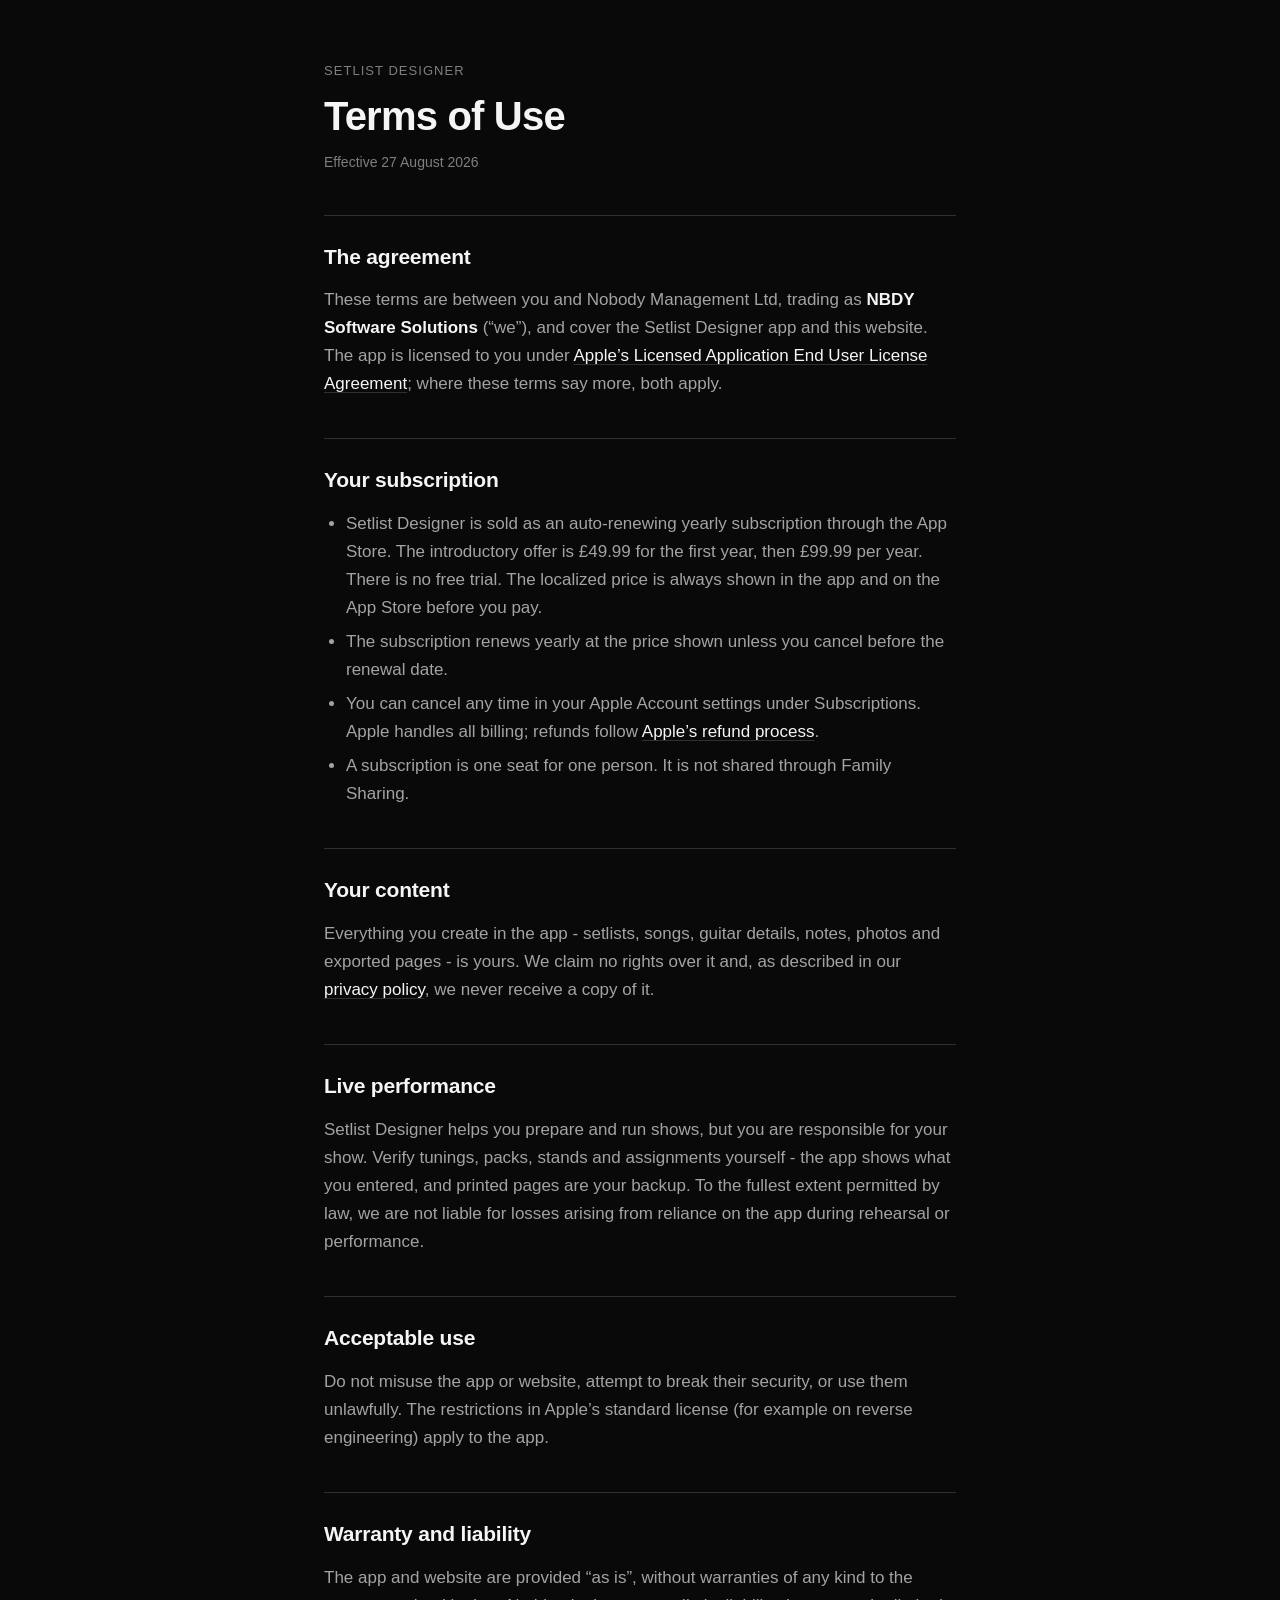
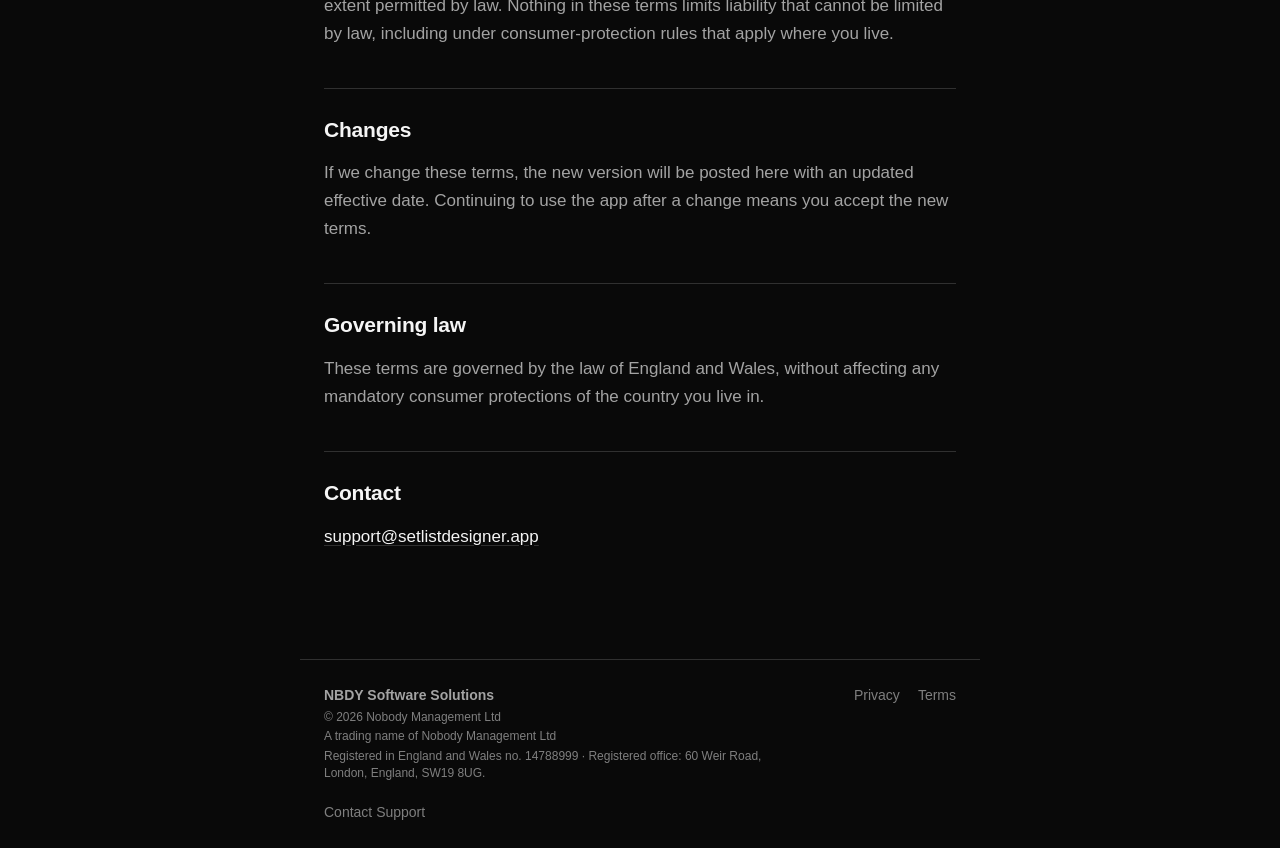
<file: terms/index.html>
<!DOCTYPE html>
<html lang="en">
<head>
  <meta charset="utf-8">
  <meta name="viewport" content="width=device-width, initial-scale=1">
  <title>Terms of Use - Setlist Designer</title>
  <meta name="description" content="Terms of use for the Setlist Designer app and website.">
  <link rel="stylesheet" href="/styles.css">
</head>
<body>
  <main>
    <p class="kicker"><a href="/">Setlist Designer</a></p>
    <h1>Terms of Use</h1>
    <p class="updated">Effective 27 August 2026</p>

    <h2>The agreement</h2>
    <p>These terms are between you and Nobody Management Ltd, trading as <strong>NBDY Software Solutions</strong> (“we”), and cover the Setlist Designer app and this website. The app is licensed to you under <a href="https://www.apple.com/legal/internet-services/itunes/dev/stdeula/">Apple’s Licensed Application End User License Agreement</a>; where these terms say more, both apply.</p>

    <h2>Your subscription</h2>
    <ul>
      <li>Setlist Designer is sold as an auto-renewing yearly subscription through the App Store. The introductory offer is £49.99 for the first year, then £99.99 per year. There is no free trial. The localized price is always shown in the app and on the App Store before you pay.</li>
      <li>The subscription renews yearly at the price shown unless you cancel before the renewal date.</li>
      <li>You can cancel any time in your Apple Account settings under Subscriptions. Apple handles all billing; refunds follow <a href="https://support.apple.com/118223">Apple’s refund process</a>.</li>
      <li>A subscription is one seat for one person. It is not shared through Family Sharing.</li>
    </ul>

    <h2>Your content</h2>
    <p>Everything you create in the app - setlists, songs, guitar details, notes, photos and exported pages - is yours. We claim no rights over it and, as described in our <a href="/privacy/">privacy policy</a>, we never receive a copy of it.</p>

    <h2>Live performance</h2>
    <p>Setlist Designer helps you prepare and run shows, but you are responsible for your show. Verify tunings, packs, stands and assignments yourself - the app shows what you entered, and printed pages are your backup. To the fullest extent permitted by law, we are not liable for losses arising from reliance on the app during rehearsal or performance.</p>

    <h2>Acceptable use</h2>
    <p>Do not misuse the app or website, attempt to break their security, or use them unlawfully. The restrictions in Apple’s standard license (for example on reverse engineering) apply to the app.</p>

    <h2>Warranty and liability</h2>
    <p>The app and website are provided “as is”, without warranties of any kind to the extent permitted by law. Nothing in these terms limits liability that cannot be limited by law, including under consumer-protection rules that apply where you live.</p>

    <h2>Changes</h2>
    <p>If we change these terms, the new version will be posted here with an updated effective date. Continuing to use the app after a change means you accept the new terms.</p>

    <h2>Governing law</h2>
    <p>These terms are governed by the law of England and Wales, without affecting any mandatory consumer protections of the country you live in.</p>

    <h2>Contact</h2>
    <p><a href="mailto:support@setlistdesigner.app">support@setlistdesigner.app</a></p>
  </main>
  <footer>
    <span class="publisher">
      <strong>NBDY Software Solutions</strong>
      <small>© 2026 Nobody Management Ltd</small>
      <small>A trading name of Nobody Management Ltd</small>
      <small>Registered in England and Wales no. 14788999 · Registered office:
        60 Weir Road, London, England, SW19 8UG.</small>
    </span>
    <span class="spacer"></span>
    <a href="/privacy/">Privacy</a>
    <a href="/terms/">Terms</a>
    <a href="/support/">Contact Support</a>
  </footer>
</body>
</html>
</file>
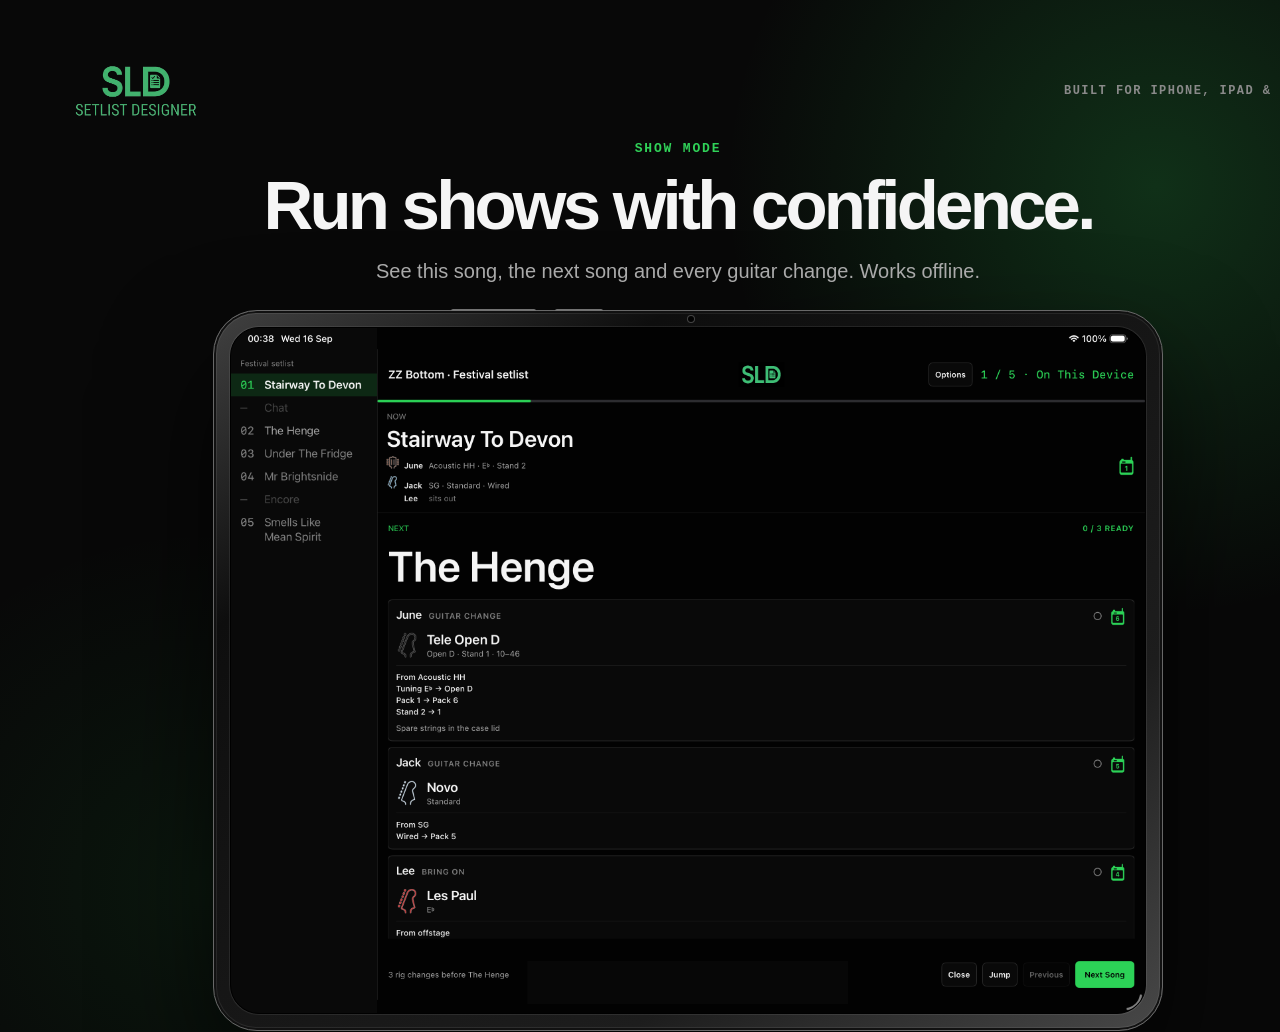
<file: store-art/ipad.html>
<!DOCTYPE html>
<html lang="en">
<head>
  <meta charset="utf-8">
  <meta name="viewport" content="width=1376, initial-scale=1">
  <title>Setlist Designer iPad Store Art</title>
  <style>
    :root { --green: #30d158; --line: #303030; }
    * { box-sizing: border-box; }
    html, body { width: 1376px; height: 1032px; margin: 0; overflow: hidden; }
    body {
      position: relative;
      background:
        radial-gradient(circle at 84% 18%, rgba(48, 209, 88, .2), transparent 430px),
        radial-gradient(circle at 15% 86%, rgba(48, 209, 88, .08), transparent 360px),
        #080808;
      color: #f5f5f5;
      font-family: -apple-system, BlinkMacSystemFont, "SF Pro Display", sans-serif;
      -webkit-font-smoothing: antialiased;
    }
    .masthead {
      position: absolute;
      top: 54px;
      left: 70px;
      right: 70px;
      display: flex;
      align-items: center;
      justify-content: space-between;
    }
    .brand { display: flex; align-items: center; }
    .brand img { width: 132px; height: 74px; object-fit: contain; }
    .platform {
      color: #8a8a8a;
      font: 700 12px/1 ui-monospace, "SF Mono", monospace;
      letter-spacing: .12em;
      text-transform: uppercase;
    }
    .copy { position: absolute; z-index: 3; top: 142px; left: 88px; width: 1180px; text-align: center; }
    .kicker {
      margin: 0 0 17px;
      color: var(--green);
      font: 700 13px/1 ui-monospace, "SF Mono", monospace;
      letter-spacing: .14em;
      text-transform: uppercase;
    }
    h1 {
      margin: 0;
      font-size: 69px;
      line-height: .98;
      letter-spacing: -.055em;
      font-weight: 720;
    }
    h1 span { color: var(--green); }
    .subhead { margin: 17px auto 0; max-width: 920px; color: #aaa; font-size: 20px; line-height: 1.4; }
    .device {
      position: absolute;
      z-index: 2;
      left: 50%;
      top: 310px;
      width: 950px;
      padding: 16px;
      border: 1px solid #686868;
      border-radius: 44px;
      background: linear-gradient(145deg, #414141 0%, #0e0e0e 23%, #1d1d1d 73%, #484848 100%);
      box-shadow:
        inset 0 0 0 2px #111,
        inset 0 0 0 3px rgba(255,255,255,.08),
        0 52px 110px rgba(0,0,0,.65);
      transform: translateX(-50%);
    }
    .device::before, .device::after {
      content: "";
      position: absolute;
      top: -2px;
      left: 25%;
      width: 9%;
      height: 2px;
      border-radius: 4px 4px 0 0;
      background: #727272;
    }
    .device::after { left: 36%; width: 5%; }
    .camera {
      position: absolute;
      z-index: 3;
      top: 5px;
      left: 50%;
      width: 6px;
      height: 6px;
      border-radius: 50%;
      background: #020202;
      box-shadow: 0 0 0 1px #444;
    }
    .screen {
      width: 100%;
      aspect-ratio: 4 / 3;
      overflow: hidden;
      border: 1px solid #000;
      border-radius: 29px;
      background: #000;
      box-shadow: 0 0 0 1px rgba(255,255,255,.08);
    }
    .screen img { width: 100%; height: 100%; display: block; object-fit: contain; }
    .pill {
      position: absolute;
      z-index: 4;
      left: 50%;
      bottom: 32px;
      padding: 10px 16px;
      border: 1px solid rgba(48,209,88,.42);
      border-radius: 5px;
      background: rgba(8,8,8,.92);
      color: #ddd;
      font: 700 11px/1 ui-monospace, "SF Mono", monospace;
      letter-spacing: .08em;
      text-transform: uppercase;
      transform: translateX(-50%);
      backdrop-filter: blur(16px);
    }
    .pill::before { content: ""; width: 7px; height: 7px; margin-right: 9px; display: inline-block; border-radius: 50%; background: var(--green); box-shadow: 0 0 12px var(--green); }
  </style>
</head>
<body>
  <div class="masthead">
    <div class="brand"><img src="/assets/sld-wordmark.png" alt="Setlist Designer"></div>
    <span class="platform">Built for iPhone, iPad & Mac</span>
  </div>
  <div class="copy">
    <p class="kicker" id="kicker"></p>
    <h1 id="headline"></h1>
    <p class="subhead" id="subhead"></p>
  </div>
  <div class="device">
    <span class="camera" aria-hidden="true"></span>
    <div class="screen"><img id="screen" alt=""></div>
  </div>
  <div class="pill" id="pill"></div>
  <script>
    const frames = {
      show: {
        kicker: "Show Mode",
        headline: "Run shows with confidence.",
        subhead: "See this song, the next song and every guitar change. Works offline.",
        image: "/assets/ipad-show-mode.png",
        pill: "Current Song · Next Change · Offline"
      },
      assign: {
        kicker: "Guitar Changes",
        headline: "Plan guitar changes.",
        subhead: "Assign guitars, tunings, capos, packs and stands to each song.",
        image: "/assets/ipad-assign.png",
        pill: "Tunings · Packs · Stands · Warnings"
      },
      build: {
        kicker: "Setlists",
        headline: "Build setlists faster.",
        subhead: "Add songs, sections, notes and timings. Reorder everything in seconds.",
        image: "/assets/ipad-set-builder.png",
        pill: "Song Pool · Sections · Templates",
      },
      export: {
        kicker: "Setlists",
        headline: "Export clean setlists.",
        subhead: "Add your logo, keep every title on one line and export for A4 or US Letter.",
        image: "/assets/ipad-export.png",
        pill: "Auto-fit Type · Optional Numbers",
      }
    };
    const key = new URLSearchParams(location.search).get("shot") || "show";
    const frame = frames[key] || frames.show;
    document.getElementById("kicker").textContent = frame.kicker;
    document.getElementById("headline").innerHTML = frame.headline;
    document.getElementById("subhead").textContent = frame.subhead;
    document.getElementById("screen").src = frame.image;
    document.getElementById("screen").alt = frame.kicker;
    document.getElementById("pill").textContent = frame.pill;
  </script>
</body>
</html>
</file>
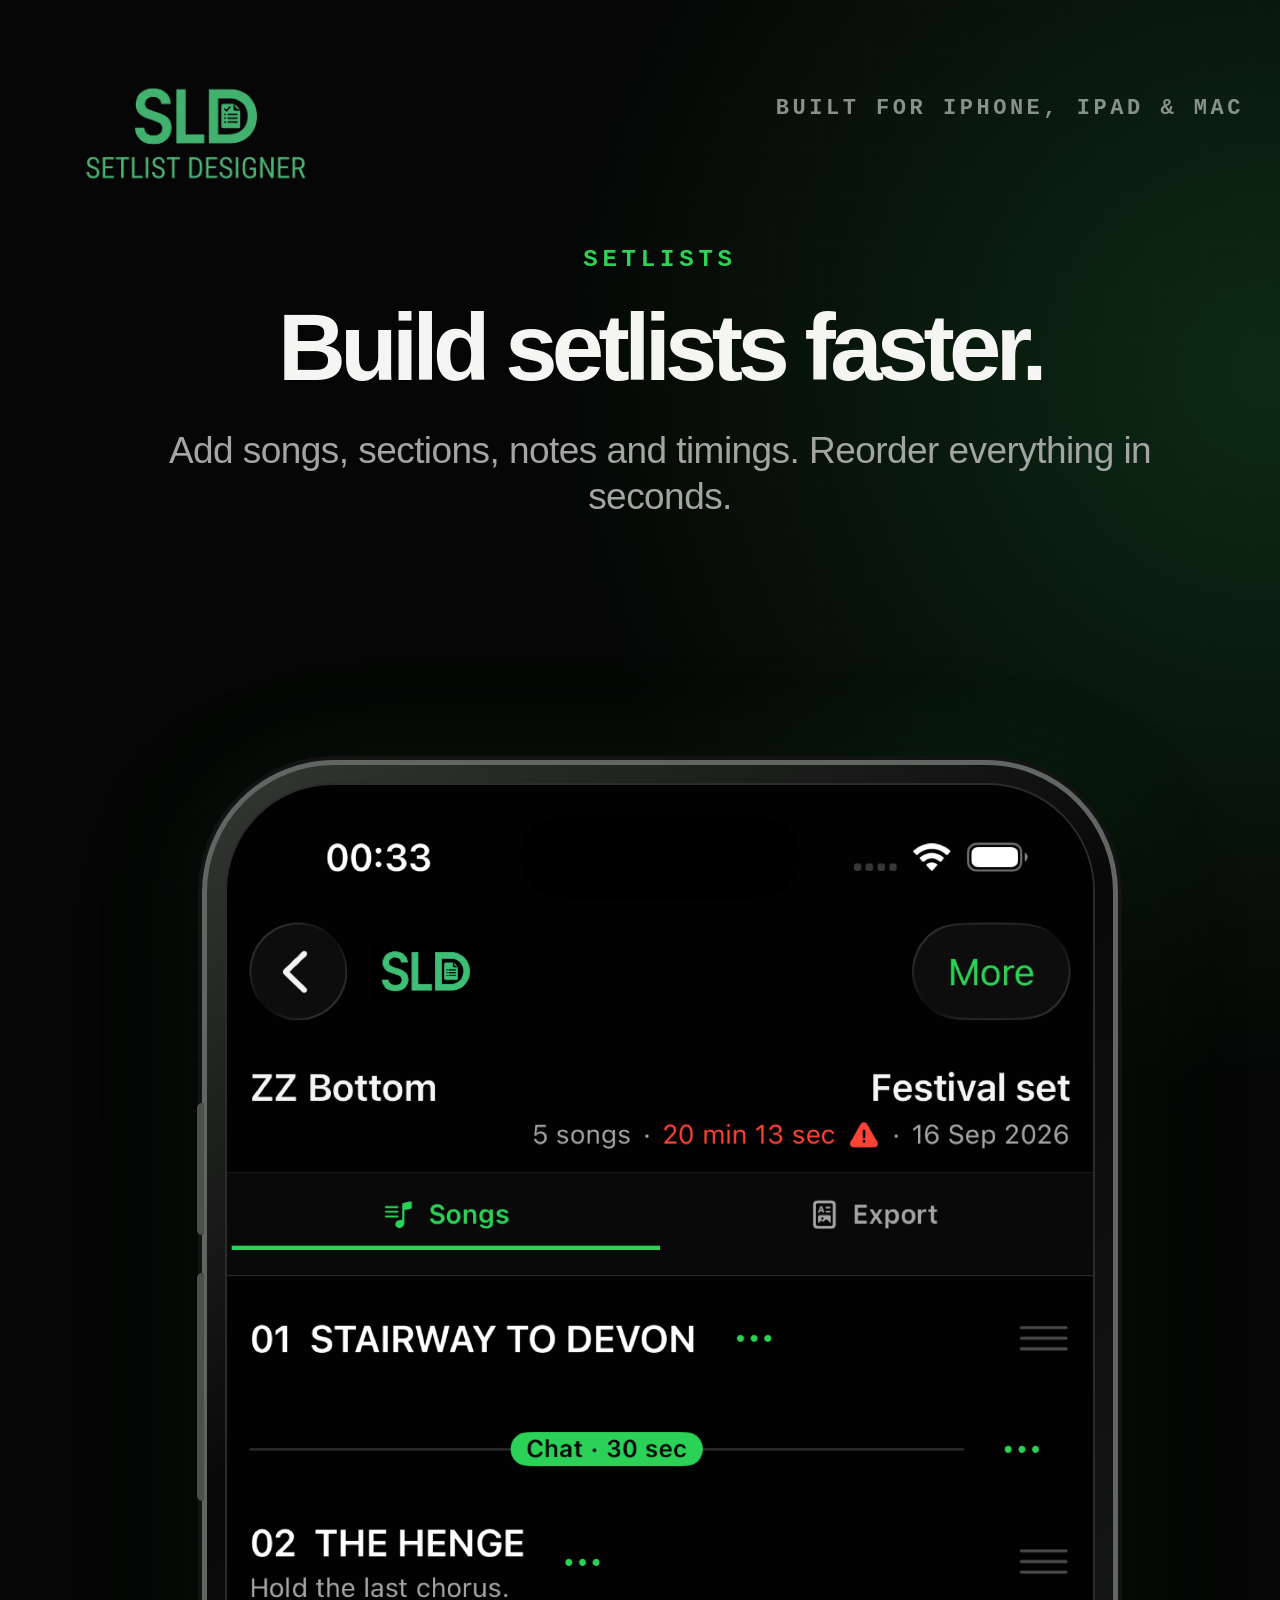
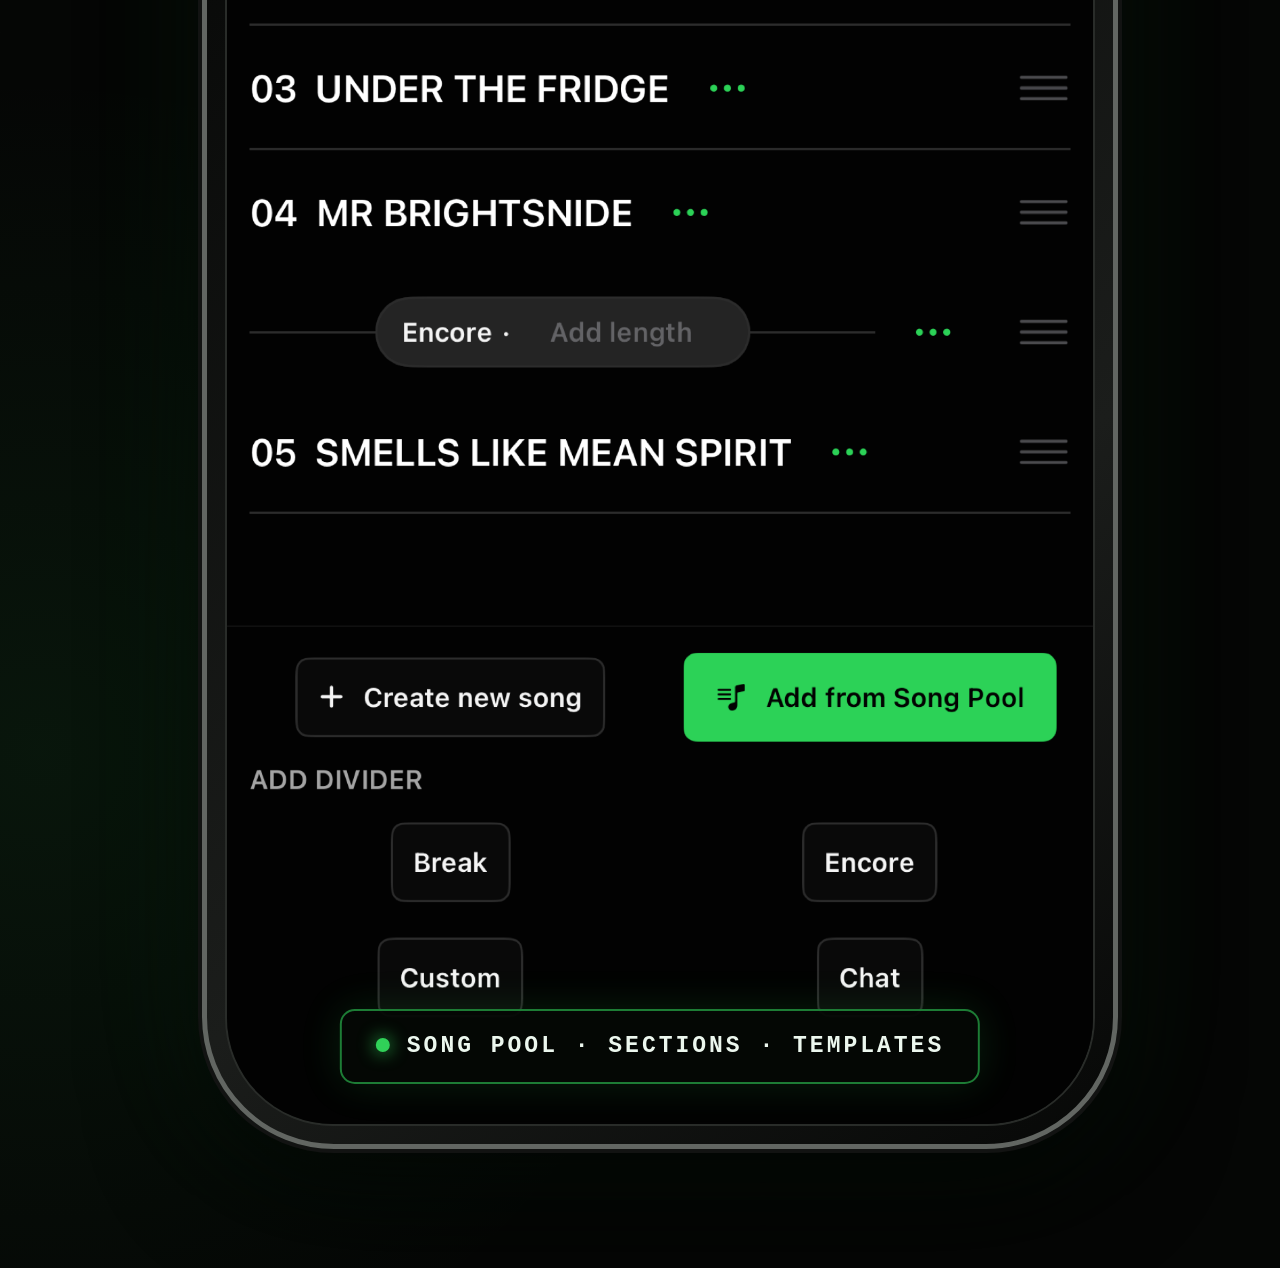
<file: store-art/iphone.html>
<!DOCTYPE html>
<html lang="en">
<head>
  <meta charset="utf-8">
  <meta name="viewport" content="width=1320, initial-scale=1">
  <title>Setlist Designer iPhone Store Art</title>
  <style>
    * { box-sizing: border-box; }
    html, body {
      width: 1320px;
      height: 2868px;
      margin: 0;
      overflow: hidden;
      background: #050605;
    }
    body {
      position: relative;
      color: #f5f5f3;
      font-family: -apple-system, BlinkMacSystemFont, "SF Pro Display", sans-serif;
      background:
        radial-gradient(circle at 96% 13%, rgba(48, 209, 88, .18), transparent 720px),
        radial-gradient(circle at 3% 82%, rgba(48, 209, 88, .08), transparent 680px),
        #050605;
    }
    body::after {
      position: absolute;
      inset: 0;
      pointer-events: none;
      content: "";
      background:
        linear-gradient(rgba(255,255,255,.012) 1px, transparent 1px),
        linear-gradient(90deg, rgba(255,255,255,.01) 1px, transparent 1px);
      background-size: 48px 48px;
      mask-image: linear-gradient(to bottom, black, transparent 78%);
    }
    .masthead {
      position: absolute;
      z-index: 3;
      top: 68px;
      left: 76px;
      right: 76px;
      display: flex;
      align-items: flex-start;
      justify-content: space-between;
    }
    .brand {
      width: 240px;
      height: 135px;
      object-fit: contain;
      object-position: left top;
    }
    .platform {
      margin-top: 30px;
      color: #879188;
      font: 700 22px/1 ui-monospace, SFMono-Regular, Menlo, monospace;
      letter-spacing: .16em;
      text-transform: uppercase;
    }
    .copy {
      position: absolute;
      z-index: 3;
      top: 248px;
      left: 74px;
      right: 74px;
      text-align: center;
    }
    .kicker {
      margin: 0 0 30px;
      color: #30d158;
      font: 800 24px/1 ui-monospace, SFMono-Regular, Menlo, monospace;
      letter-spacing: .2em;
      text-transform: uppercase;
    }
    h1 {
      max-width: 1190px;
      margin: 0 auto;
      font-size: 94px;
      font-weight: 760;
      letter-spacing: -.06em;
      line-height: .98;
    }
    h1 .accent { color: #30d158; }
    .subhead {
      max-width: 1080px;
      margin: 34px auto 0;
      color: #a2a5a2;
      font-size: 37px;
      letter-spacing: -.015em;
      line-height: 1.25;
    }
    .device {
      position: absolute;
      z-index: 2;
      top: 760px;
      left: 50%;
      width: 916px;
      height: 1989px;
      padding: 18px;
      transform: translateX(-50%);
      border: 5px solid #626662;
      border-radius: 132px;
      background:
        linear-gradient(145deg, #343734, #080908 28%, #1b1d1b 72%, #070807);
      box-shadow:
        0 0 0 4px #121312,
        0 42px 110px rgba(0,0,0,.72),
        0 0 120px rgba(48, 209, 88, .10);
    }
    .device::before,
    .device::after {
      position: absolute;
      left: -10px;
      width: 7px;
      border-radius: 5px 0 0 5px;
      background: #4c504c;
      content: "";
    }
    .device::before { top: 338px; height: 132px; }
    .device::after { top: 508px; height: 228px; }
    .screen {
      position: relative;
      width: 100%;
      height: 100%;
      overflow: hidden;
      border: 2px solid #292c29;
      border-radius: 108px;
      background: #000;
    }
    .screen img {
      display: block;
      width: 100%;
      height: 100%;
      object-fit: cover;
    }
    .pill {
      position: absolute;
      z-index: 5;
      left: 50%;
      bottom: 40px;
      min-width: 430px;
      padding: 24px 34px;
      transform: translateX(-50%);
      border: 2px solid rgba(48, 209, 88, .58);
      border-radius: 15px;
      background: rgba(5, 8, 5, .92);
      box-shadow: 0 0 42px rgba(48, 209, 88, .14);
      color: #ecf7ee;
      font: 800 23px/1 ui-monospace, SFMono-Regular, Menlo, monospace;
      letter-spacing: .13em;
      text-align: center;
      text-transform: uppercase;
      white-space: nowrap;
    }
    .pill::before {
      display: inline-block;
      width: 14px;
      height: 14px;
      margin-right: 17px;
      border-radius: 50%;
      background: #30d158;
      box-shadow: 0 0 18px #30d158;
      content: "";
    }
  </style>
</head>
<body>
  <div class="masthead">
    <img class="brand" src="/assets/sld-wordmark.png" alt="Setlist Designer">
    <span class="platform">Built for iPhone, iPad & Mac</span>
  </div>
  <main class="copy">
    <p class="kicker" id="kicker">Setlist builder</p>
    <h1 id="headline">Professional custom setlist designs in seconds.</h1>
    <p class="subhead" id="subhead">Songpool per artist, custom dividers, custom notes and more. All in one easy to use interface.</p>
  </main>
  <div class="device">
    <div class="screen">
      <img id="product" src="/assets/iphone-set-builder.png" alt="">
      <div class="pill" id="pill">Custom setlists & guitar change planning with ease.</div>
    </div>
  </div>
  <script>
    const shots = {
      build: {
        kicker: "Setlists",
        headline: "Build setlists faster.",
        subhead: "Add songs, sections, notes and timings. Reorder everything in seconds.",
        image: "/assets/iphone-set-builder.png",
        pill: "Song Pool · Sections · Templates"
      },
      assign: {
        kicker: "Guitar Changes",
        headline: "Plan guitar changes.",
        subhead: "Assign guitars, tunings, capos, packs and stands to each song.",
        image: "/assets/iphone-assign.png",
        pill: "Tunings · Packs · Stands · Warnings"
      },
      show: {
        kicker: "Show Mode",
        headline: "Run shows with confidence.",
        subhead: "See this song, the next song and every guitar change. Works offline.",
        image: "/assets/iphone-show-mode.png",
        pill: "Current Song · Next Change · Offline"
      },
      export: {
        kicker: "Setlists",
        headline: "Export clean setlists.",
        subhead: "Add your logo, keep every title on one line and export for A4 or US Letter.",
        image: "/assets/iphone-export.png",
        pill: "Auto-fit Type · Optional Numbers"
      }
    };
    const key = new URLSearchParams(location.search).get("shot") || "build";
    const shot = shots[key] || shots.build;
    document.getElementById("kicker").textContent = shot.kicker;
    document.getElementById("headline").innerHTML = shot.headline;
    document.getElementById("subhead").textContent = shot.subhead;
    document.getElementById("product").src = shot.image;
    document.getElementById("pill").textContent = shot.pill;
  </script>
</body>
</html>
</file>
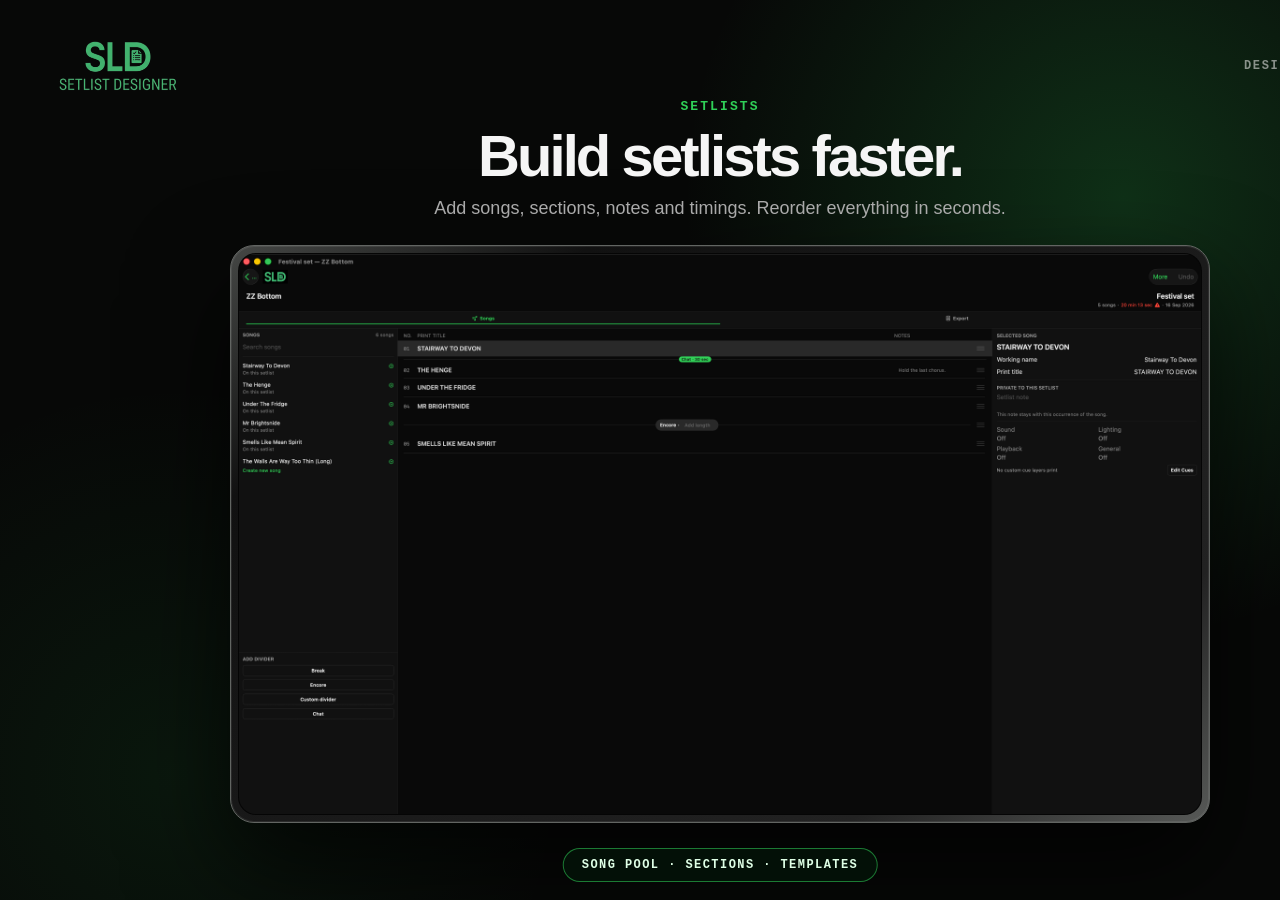
<file: store-art/mac.html>
<!DOCTYPE html>
<html lang="en">
<head>
  <meta charset="utf-8">
  <meta name="viewport" content="width=1440, initial-scale=1">
  <title>Setlist Designer Mac Store Art</title>
  <style>
    :root { --green: #30d158; }
    * { box-sizing: border-box; }
    html, body { width: 1440px; height: 900px; margin: 0; overflow: hidden; }
    body {
      position: relative;
      color: #f5f5f5;
      font-family: -apple-system, BlinkMacSystemFont, "SF Pro Display", sans-serif;
      -webkit-font-smoothing: antialiased;
      background:
        radial-gradient(circle at 78% 22%, rgba(48, 209, 88, .2), transparent 440px),
        radial-gradient(circle at 12% 86%, rgba(48, 209, 88, .08), transparent 390px),
        #070807;
    }
    .masthead {
      position: absolute;
      z-index: 3;
      top: 30px;
      left: 54px;
      right: 54px;
      display: flex;
      align-items: center;
      justify-content: space-between;
    }
    .masthead img { width: 128px; height: 72px; object-fit: contain; object-position: left; }
    .platform {
      color: #8a928b;
      font: 700 12px/1 ui-monospace, "SF Mono", monospace;
      letter-spacing: .14em;
      text-transform: uppercase;
    }
    .copy {
      position: absolute;
      z-index: 3;
      top: 100px;
      left: 90px;
      right: 90px;
      text-align: center;
    }
    .kicker {
      margin: 0 0 14px;
      color: var(--green);
      font: 700 13px/1 ui-monospace, "SF Mono", monospace;
      letter-spacing: .16em;
      text-transform: uppercase;
    }
    h1 {
      margin: 0;
      font-size: 58px;
      line-height: 1;
      letter-spacing: -.05em;
    }
    .subhead { max-width: 980px; margin: 13px auto 0; color: #aaa; font-size: 18px; }
    .window {
      position: absolute;
      z-index: 2;
      top: 245px;
      left: 50%;
      width: 980px;
      padding: 8px;
      border: 1px solid #626562;
      border-radius: 24px;
      background: linear-gradient(145deg, #454745, #111 20%, #222 80%, #575957);
      box-shadow: 0 44px 100px rgba(0,0,0,.7), inset 0 0 0 1px rgba(255,255,255,.08);
      transform: translateX(-50%);
    }
    .screen {
      overflow: hidden;
      border-radius: 17px;
      background: #080808;
      box-shadow: 0 0 0 1px #050505;
    }
    .screen img { width: 100%; height: auto; display: block; }
    .pill {
      position: absolute;
      z-index: 4;
      left: 50%;
      bottom: 18px;
      padding: 10px 18px;
      border: 1px solid rgba(48,209,88,.55);
      border-radius: 999px;
      color: #dfffe6;
      background: rgba(4,18,8,.92);
      font: 700 12px/1 ui-monospace, "SF Mono", monospace;
      letter-spacing: .12em;
      text-transform: uppercase;
      transform: translateX(-50%);
      white-space: nowrap;
    }
  </style>
</head>
<body>
  <div class="masthead">
    <img src="/assets/sld-wordmark.png" alt="Setlist Designer">
    <span class="platform">Designed for Mac</span>
  </div>
  <div class="copy">
    <p class="kicker" id="kicker"></p>
    <h1 id="headline"></h1>
    <p class="subhead" id="subhead"></p>
  </div>
  <div class="window">
    <div class="screen"><img id="screen" alt=""></div>
  </div>
  <div class="pill" id="pill"></div>
  <script>
    const frames = {
      build: {
        kicker: "Setlists",
        headline: "Build setlists faster.",
        subhead: "Add songs, sections, notes and timings. Reorder everything in seconds.",
        image: "/assets/mac-set-builder.png",
        pill: "Song Pool · Sections · Templates"
      },
      assign: {
        kicker: "Guitar Changes",
        headline: "Plan guitar changes.",
        subhead: "Assign guitars, tunings, capos, packs and stands to each song.",
        image: "/assets/mac-assign.png",
        pill: "Tunings · Packs · Stands · Warnings"
      },
      show: {
        kicker: "Show Mode",
        headline: "Run shows with confidence.",
        subhead: "See this song, the next song and every guitar change. Works offline.",
        image: "/assets/mac-show-mode.png",
        pill: "Current Song · Next Change · Offline"
      },
      export: {
        kicker: "Setlists",
        headline: "Export clean setlists.",
        subhead: "Add your logo, keep every title on one line and export for A4 or US Letter.",
        image: "/assets/mac-export.png",
        pill: "Auto-fit Type · Optional Numbers"
      }
    };
    const key = new URLSearchParams(location.search).get("shot") || "build";
    const frame = frames[key] || frames.build;
    document.getElementById("kicker").textContent = frame.kicker;
    document.getElementById("headline").textContent = frame.headline;
    document.getElementById("subhead").textContent = frame.subhead;
    document.getElementById("screen").src = frame.image;
    document.getElementById("screen").alt = frame.kicker;
    document.getElementById("pill").textContent = frame.pill;
  </script>
</body>
</html>
</file>
<file: styles.css>
:root {
  --background: #090909;
  --surface: #171717;
  --pane: #111111;
  --line: #303030;
  --primary: #f5f5f5;
  --secondary: #a3a3a3;
  --tertiary: #7f7f7f;
}

* {
  box-sizing: border-box;
  margin: 0;
  padding: 0;
}

html {
  color-scheme: dark;
}

body {
  background: var(--background);
  color: var(--primary);
  font-family: -apple-system, BlinkMacSystemFont, "SF Pro Text", "Segoe UI",
    Roboto, Helvetica, Arial, sans-serif;
  font-size: 17px;
  line-height: 1.65;
  -webkit-font-smoothing: antialiased;
}

main {
  max-width: 680px;
  margin: 0 auto;
  padding: 48px 24px 96px;
}

main.wide {
  max-width: 880px;
}

section {
  margin-top: 16px;
}

.kicker {
  font-size: 13px;
  letter-spacing: 0.08em;
  color: var(--tertiary);
  text-transform: uppercase;
}

.kicker a {
  color: var(--tertiary);
  text-decoration: none;
}

.kicker a:hover {
  color: var(--primary);
}

h1 {
  font-size: 40px;
  line-height: 1.15;
  letter-spacing: -0.02em;
  font-weight: 650;
  margin: 12px 0 8px;
}

h2 {
  font-size: 21px;
  font-weight: 600;
  letter-spacing: -0.01em;
  margin: 40px 0 8px;
  padding-top: 24px;
  border-top: 1px solid var(--line);
}

p,
li {
  color: var(--secondary);
}

p {
  margin: 12px 0;
}

strong {
  color: var(--primary);
  font-weight: 600;
}

a {
  color: var(--primary);
  text-decoration: underline;
  text-underline-offset: 3px;
  text-decoration-color: var(--line);
}

a:hover {
  text-decoration-color: var(--primary);
}

ul {
  margin: 12px 0;
  padding-left: 22px;
}

li {
  margin: 6px 0;
}

.updated {
  font-size: 14px;
  color: var(--tertiary);
  margin-bottom: 24px;
}

.summary {
  background: var(--pane);
  border: 1px solid var(--line);
  border-radius: 8px;
  padding: 18px 20px;
  margin: 24px 0;
}

.summary p {
  color: var(--primary);
  margin: 0;
}

.lede {
  font-size: 20px;
  color: var(--secondary);
  margin: 8px 0 24px;
}

.meta-line {
  font-size: 14px;
  color: var(--tertiary);
  font-family: ui-monospace, "SF Mono", SFMono-Regular, Menlo, monospace;
  margin: 16px 0 32px;
}

.actions {
  display: flex;
  gap: 12px;
  flex-wrap: wrap;
  margin: 28px 0;
}

.button {
  display: inline-block;
  padding: 12px 20px;
  border-radius: 6px;
  font-weight: 600;
  text-decoration: none;
}

.button.primary {
  background: var(--primary);
  color: var(--background);
}

.button.secondary {
  border: 1px solid var(--line);
  color: var(--primary);
}

footer {
  max-width: 680px;
  margin: 0 auto;
  padding: 24px;
  border-top: 1px solid var(--line);
  display: flex;
  gap: 18px;
  flex-wrap: wrap;
  font-size: 14px;
  color: var(--tertiary);
}

footer a {
  color: var(--tertiary);
  text-decoration: none;
}

footer a:hover {
  color: var(--primary);
}

footer .spacer {
  flex: 1;
}

footer .publisher {
  display: grid;
  max-width: 460px;
  gap: 2px;
}

footer .publisher strong {
  color: var(--secondary);
  font-weight: 600;
}

footer .publisher small {
  color: var(--tertiary);
  font-size: 12px;
  line-height: 1.45;
}

dl dt {
  color: var(--primary);
  font-weight: 600;
  margin-top: 20px;
}

dl dd {
  color: var(--secondary);
  margin: 4px 0 0;
}

h3 {
  font-size: 17px;
  font-weight: 600;
  margin-bottom: 6px;
}

.section-lede {
  margin-top: 4px;
}

.audience {
  display: grid;
  grid-template-columns: 1fr 1fr;
  gap: 16px;
  margin-top: 16px;
}

.card {
  background: var(--pane);
  border: 1px solid var(--line);
  border-radius: 8px;
  padding: 18px 20px;
}

.card p {
  margin: 0;
}

ul.features {
  list-style: none;
  padding: 0;
  margin: 16px 0 0;
  display: grid;
  grid-template-columns: 1fr 1fr;
  gap: 10px 28px;
}

ul.features li {
  margin: 0;
  padding: 10px 0;
  border-bottom: 1px solid var(--line);
}

.shots {
  display: grid;
  grid-template-columns: 1fr 1fr;
  gap: 24px;
  margin-top: 20px;
}

.shots figure {
  margin: 0;
}

.shots img {
  width: 100%;
  height: auto;
  border: 1px solid var(--line);
  border-radius: 14px;
  display: block;
}

.shots figcaption {
  font-size: 14px;
  color: var(--tertiary);
  margin-top: 10px;
}

.closing {
  text-align: left;
}

@media (max-width: 720px) {
  .audience,
  ul.features,
  .shots {
    grid-template-columns: 1fr;
  }

  h1 {
    font-size: 32px;
  }
}

/* Marketing site */
body.marketing {
  --accent: #30d158;
  --accent-soft: rgba(48, 209, 88, 0.12);
  --accent-line: rgba(48, 209, 88, 0.34);
  background:
    radial-gradient(circle at 78% 5%, rgba(48, 209, 88, 0.13), transparent 28rem),
    var(--background);
  overflow-x: hidden;
}

.marketing a:focus-visible {
  outline: 2px solid var(--accent);
  outline-offset: 4px;
}

.site-header {
  width: min(1240px, calc(100% - 48px));
  min-height: 96px;
  margin: 0 auto;
  display: grid;
  grid-template-columns: 1fr auto 1fr;
  align-items: center;
  gap: 24px;
  border-bottom: 1px solid var(--line);
}

.site-header .wordmark {
  display: inline-flex;
  align-items: center;
  gap: 11px;
  justify-self: start;
  color: var(--primary);
  font-weight: 650;
  text-decoration: none;
  letter-spacing: -0.01em;
}

.wordmark-mark {
  color: var(--accent);
  font: 700 12px/1 ui-monospace, "SF Mono", SFMono-Regular, Menlo, monospace;
  letter-spacing: 0.1em;
}

.wordmark-image {
  width: 148px;
  height: 83px;
  display: block;
  object-fit: contain;
}

.site-header nav {
  display: flex;
  align-items: center;
  gap: 28px;
}

.site-header nav a {
  color: var(--secondary);
  font-size: 14px;
  font-weight: 550;
  text-decoration: none;
}

.site-header nav a:hover {
  color: var(--primary);
}

.site-header > .button {
  justify-self: end;
}

.mode-switch-bar {
  position: sticky;
  top: 0;
  z-index: 30;
  display: flex;
  justify-content: center;
  padding: 10px 24px;
  background: rgba(9, 9, 9, 0.86);
  backdrop-filter: blur(14px);
  border-bottom: 1px solid var(--line);
}

.mode-switch {
  display: inline-flex;
  padding: 4px;
  gap: 4px;
  border: 1px solid var(--line);
  border-radius: 999px;
  background: var(--pane);
}

.mode-tab {
  appearance: none;
  border: 0;
  border-radius: 999px;
  padding: 9px 18px;
  font-size: 13px;
  font-weight: 650;
  letter-spacing: -0.01em;
  color: var(--secondary);
  background: transparent;
  font-family: inherit;
  cursor: pointer;
  transition: background 160ms ease, color 160ms ease;
}

.mode-tab:hover {
  color: var(--primary);
}

.mode-tab[aria-selected="true"] {
  background: var(--accent);
  color: #07100a;
}

.mode-tab:focus-visible {
  outline: 2px solid var(--accent);
  outline-offset: 2px;
}

.marketing .button {
  display: inline-flex;
  min-height: 48px;
  padding: 0 20px;
  border: 1px solid var(--accent);
  border-radius: 6px;
  align-items: center;
  justify-content: center;
  background: var(--accent);
  color: #07100a;
  font-size: 15px;
  font-weight: 700;
  line-height: 1;
  text-decoration: none;
  box-shadow: 0 12px 36px rgba(48, 209, 88, 0.13);
  transition: transform 160ms ease, background 160ms ease;
}

.marketing .button:hover {
  background: #43db68;
  text-decoration: none;
  transform: translateY(-1px);
}

.marketing .button-small {
  min-height: 38px;
  padding: 0 15px;
  font-size: 13px;
}

.marketing .landing {
  max-width: none;
  margin: 0;
  padding: 0;
}

.marketing .landing section {
  margin-top: 0;
}

.hero {
  width: min(1240px, calc(100% - 48px));
  min-height: 720px;
  margin: 0 auto;
  padding: 86px 0 108px;
  display: grid;
  grid-template-columns: minmax(390px, 0.78fr) minmax(560px, 1.22fr);
  align-items: center;
  gap: 64px;
}

.hero-copy {
  position: relative;
  z-index: 2;
}

.marketing .eyebrow {
  margin: 0 0 18px;
  color: var(--accent);
  font: 700 12px/1.2 ui-monospace, "SF Mono", SFMono-Regular, Menlo, monospace;
  letter-spacing: 0.12em;
  text-transform: uppercase;
}

.marketing .hero h1 {
  max-width: 760px;
  margin: 0;
  color: var(--primary);
  font-size: clamp(56px, 6.2vw, 94px);
  font-weight: 690;
  letter-spacing: -0.065em;
  line-height: 0.96;
}

.marketing .hero h1 span {
  color: var(--accent);
}

.marketing .hero .lede {
  max-width: 610px;
  margin: 28px 0 0;
  color: #c5c5c5;
  font-size: 20px;
  line-height: 1.55;
}

.cta-row {
  margin-top: 34px;
  display: flex;
  align-items: center;
  gap: 22px;
  flex-wrap: wrap;
}

.hero-price {
  margin: 14px 0 0;
  max-width: 610px;
  color: #c5c5c5;
  font-size: 15px;
  line-height: 1.45;
}

.text-link {
  color: var(--primary);
  font-size: 15px;
  font-weight: 650;
  text-decoration: none;
}

.text-link span {
  margin-left: 4px;
  color: var(--accent);
}

.hero-features {
  margin: 34px 0 0;
  padding: 14px 16px 8px;
  max-width: 610px;
  border: 1px solid var(--line);
  background: var(--pane);
}

.hero-features-kicker {
  margin: 0 0 6px;
  color: var(--accent);
  font: 700 11px/1.2 ui-monospace, "SF Mono", SFMono-Regular, Menlo, monospace;
  letter-spacing: 0.12em;
  text-transform: uppercase;
}

.hero-feature-list {
  margin: 0;
  padding: 0;
  display: flex;
  flex-direction: column;
  list-style: none;
}

.hero-feature-list li {
  display: flex;
  align-items: center;
  gap: 10px;
  margin: 0;
  padding: 7px 0;
  border-bottom: 1px solid rgba(245, 245, 245, 0.06);
}

.hero-feature-list li:last-child {
  border-bottom: 0;
}

.hero-feature-dot {
  display: block;
  flex: 0 0 6px;
  align-self: center;
  width: 6px;
  height: 6px;
  font-style: normal;
  border-radius: 50%;
  background: var(--accent);
  box-shadow: 0 0 10px rgba(48, 209, 88, 0.7);
}

.hero-feature-list li > span {
  display: block;
  flex: 1;
  min-width: 0;
  font-size: 13px;
  line-height: 1.4;
}

.hero-feature-list strong,
.hero-feature-list li > span > span {
  display: inline;
  font-size: 13px;
  line-height: 1.4;
}

.hero-feature-list strong {
  color: var(--primary);
  font-weight: 650;
}

.hero-feature-list strong::after {
  content: " - ";
  font-weight: 500;
  color: var(--secondary);
}

.hero-feature-list li > span > span {
  color: var(--secondary);
}

.hero-product {
  position: relative;
  width: min(760px, 100%);
  justify-self: end;
  filter: drop-shadow(0 40px 70px rgba(0, 0, 0, 0.5));
}

.device {
  position: relative;
  width: 100%;
  padding: 15px;
  border: 1px solid #595959;
  border-radius: 38px;
  background: linear-gradient(145deg, #353535 0%, #0e0e0e 24%, #202020 72%, #444 100%);
  box-shadow:
    inset 0 0 0 2px #111,
    inset 0 0 0 3px rgba(255, 255, 255, 0.08),
    0 34px 80px rgba(0, 0, 0, 0.52);
}

.device::before,
.device::after {
  content: "";
  position: absolute;
  left: 26%;
  width: 8%;
  height: 2px;
  top: -2px;
  border-radius: 4px 4px 0 0;
  background: #666;
}

.device::after {
  left: 36%;
  width: 5%;
}

.device-camera {
  position: absolute;
  z-index: 3;
  top: 5px;
  left: 50%;
  width: 5px;
  height: 5px;
  border-radius: 50%;
  background: #050505;
  box-shadow: 0 0 0 1px #3b3b3b, inset 0 0 2px #152c20;
}

.device-screen {
  position: relative;
  width: 100%;
  aspect-ratio: 4 / 3;
  overflow: hidden;
  border: 1px solid #020202;
  border-radius: 25px;
  background: #000;
  box-shadow: 0 0 0 1px rgba(255, 255, 255, 0.08);
}

.device-screen img {
  width: 100%;
  height: 100%;
  display: block;
  object-fit: cover;
}

.device-screen img.contain-source {
  object-fit: contain;
}

.mac-section {
  text-align: center;
}

.mac-product-shot {
  display: block;
  width: min(100%, 1180px);
  height: auto;
  margin: 42px auto 0;
  border: 1px solid #4a4f4b;
  border-radius: 24px;
  background: #080908;
  box-shadow: 0 36px 90px rgba(0, 0, 0, 0.52);
}

.product-callout {
  position: absolute;
  z-index: 5;
  min-width: 168px;
  padding: 12px 14px;
  border: 1px solid var(--accent-line);
  border-radius: 5px;
  background: rgba(9, 9, 9, 0.92);
  box-shadow: 0 16px 40px rgba(0, 0, 0, 0.4);
  backdrop-filter: blur(18px);
}

.product-callout strong,
.product-callout span {
  display: block;
}

.product-callout strong {
  color: var(--accent);
  font: 700 11px/1.2 ui-monospace, "SF Mono", SFMono-Regular, Menlo, monospace;
  letter-spacing: 0.1em;
  text-transform: uppercase;
}

.product-callout span {
  margin-top: 5px;
  color: var(--primary);
  font-size: 13px;
  line-height: 1.3;
}

.callout-left {
  left: -34px;
  bottom: 48px;
}

.callout-right {
  right: -24px;
  top: 48px;
}

.audience-band {
  border-block: 1px solid var(--line);
  background: #0d0d0d;
  display: grid;
  grid-template-columns: 1fr 1fr;
}

.audience-card {
  min-height: 210px;
  padding: 52px max(5vw, calc((100vw - 1240px) / 2));
  display: grid;
  grid-template-columns: 54px minmax(0, 520px);
  align-content: center;
  gap: 20px;
  color: inherit;
  text-decoration: none;
}

.audience-card:first-child {
  padding-left: max(24px, calc((100vw - 1240px) / 2));
  border-right: 1px solid var(--line);
}

.audience-card:hover h2 {
  color: var(--accent);
}

.audience-card:focus-visible {
  outline: 2px solid var(--accent);
  outline-offset: -4px;
}

.audience-number {
  color: var(--accent);
  font: 650 13px/1.6 ui-monospace, "SF Mono", SFMono-Regular, Menlo, monospace;
}

.audience-band h2 {
  margin: 0;
  padding: 0;
  border: 0;
  color: var(--primary);
  font-size: 24px;
  line-height: 1.15;
}

.audience-band p {
  margin: 10px 0 0;
  color: var(--secondary);
  line-height: 1.55;
}

.marketing .section {
  width: min(1240px, calc(100% - 48px));
  margin-inline: auto;
  padding: 126px 0;
}

.section-intro {
  max-width: 790px;
  margin-bottom: 52px;
}

.marketing .section h2,
.product-section h2,
.show-section h2,
.privacy-callout h2,
.final-cta h2 {
  margin: 0;
  padding: 0;
  border: 0;
  color: var(--primary);
  font-size: clamp(38px, 4.2vw, 68px);
  font-weight: 680;
  letter-spacing: -0.045em;
  line-height: 1.02;
}

.section-intro > p:last-child,
.product-copy > p,
.show-copy > p,
.privacy-callout p,
.final-cta > p {
  max-width: 720px;
  margin: 22px 0 0;
  color: var(--secondary);
  font-size: 19px;
  line-height: 1.6;
}

.feature-grid {
  display: grid;
  grid-template-columns: repeat(3, 1fr);
  border: 1px solid var(--line);
  border-radius: 8px;
  overflow: hidden;
}

.feature-card {
  min-height: 320px;
  padding: 34px;
  background: var(--pane);
}

.feature-card + .feature-card {
  border-left: 1px solid var(--line);
}

.feature-icon {
  width: 29px;
  height: 29px;
  display: block;
  overflow: visible;
  color: var(--accent);
  fill: none;
  stroke: currentColor;
  stroke-width: 1.75;
  stroke-linecap: round;
  stroke-linejoin: round;
}

.feature-step {
  margin-top: 38px;
  display: block;
  color: var(--accent);
  font: 650 11px/1.2 ui-monospace, "SF Mono", SFMono-Regular, Menlo, monospace;
  letter-spacing: 0.09em;
  text-transform: uppercase;
}

.feature-card h3,
.tech-features h3,
.export-features h3 {
  margin: 12px 0 0;
  color: var(--primary);
  font-size: 21px;
  line-height: 1.2;
}

.feature-card p,
.tech-features p,
.export-features p {
  margin: 13px 0 0;
  color: var(--secondary);
  line-height: 1.6;
}

.product-section {
  width: min(1440px, calc(100% - 48px));
  margin: 0 auto;
  padding: 120px max(24px, calc((100% - 1240px) / 2));
  display: grid;
  grid-template-columns: minmax(300px, 0.72fr) minmax(560px, 1.28fr);
  align-items: center;
  gap: 80px;
  border-block: 1px solid var(--line);
  background: #0c0c0c;
}

.product-copy {
  max-width: 500px;
}

.check-list {
  margin: 30px 0 0;
  padding: 0;
  list-style: none;
}

.check-list li {
  position: relative;
  margin: 0;
  padding: 12px 0 12px 30px;
  border-bottom: 1px solid var(--line);
  color: #c5c5c5;
}

.check-list li::before {
  content: "✓";
  position: absolute;
  left: 2px;
  color: var(--accent);
  font-weight: 700;
}

.device-wrap {
  min-width: 0;
}

.device-wrap-accent {
  position: relative;
  overflow: clip;
}

.device-wrap-accent::before {
  content: "";
  position: absolute;
  inset: -15%;
  z-index: -1;
  background: radial-gradient(circle, rgba(48, 209, 88, 0.18), transparent 64%);
  filter: blur(30px);
}

.tech-section {
  position: relative;
}

.tech-layout {
  display: grid;
  grid-template-columns: minmax(360px, 0.76fr) minmax(560px, 1.24fr);
  align-items: center;
  gap: 72px;
}

.tech-features {
  display: grid;
  grid-template-columns: 1fr 1fr;
  border: 1px solid var(--line);
  border-radius: 8px;
  overflow: hidden;
}

.tech-features article {
  min-height: 245px;
  padding: 28px;
  background: var(--pane);
}

.tech-features article:nth-child(even) {
  border-left: 1px solid var(--line);
}

.tech-features article:nth-child(n + 3) {
  border-top: 1px solid var(--line);
}

.show-section {
  min-height: 580px;
  padding: 122px 24px;
  display: grid;
  place-items: center;
  border-block: 1px solid var(--accent-line);
  background:
    linear-gradient(rgba(9, 9, 9, 0.72), rgba(9, 9, 9, 0.93)),
    radial-gradient(circle at 50% 0%, rgba(48, 209, 88, 0.26), transparent 60%);
  text-align: center;
}

.show-copy {
  width: min(1020px, 100%);
}

.show-copy > p {
  margin-inline: auto;
}

.metric-row {
  margin-top: 54px;
  display: grid;
  grid-template-columns: repeat(3, 1fr);
  border-block: 1px solid var(--line);
}

.metric-row div {
  padding: 28px 24px;
}

.metric-row div + div {
  border-left: 1px solid var(--line);
}

.metric-row strong,
.metric-row span {
  display: block;
}

.metric-row strong {
  color: var(--accent);
  font: 700 12px/1.2 ui-monospace, "SF Mono", SFMono-Regular, Menlo, monospace;
  letter-spacing: 0.1em;
  text-transform: uppercase;
}

.metric-row span {
  margin-top: 8px;
  color: var(--secondary);
  font-size: 14px;
}

.export-layout {
  display: grid;
  grid-template-columns: minmax(0, 1.5fr) minmax(260px, 0.5fr);
  align-items: center;
  gap: 64px;
}

.paper-proof {
  position: relative;
  width: min(340px, 100%);
  justify-self: center;
  padding: 8px;
  background: #ddd;
  box-shadow: 0 30px 70px rgba(0, 0, 0, 0.48);
  transform: rotate(1.5deg);
}

.paper-proof > img {
  width: 100%;
  height: auto;
  display: block;
  background: white;
}

.paper-caption {
  position: absolute;
  left: -38px;
  right: -38px;
  bottom: -68px;
  padding: 14px 16px;
  display: flex;
  align-items: center;
  gap: 12px;
  border: 1px solid var(--accent-line);
  border-radius: 5px;
  background: rgba(9, 9, 9, 0.96);
  transform: rotate(-1.5deg);
}

.paper-caption .feature-icon {
  width: 24px;
  height: 24px;
  flex: 0 0 auto;
}

.paper-caption strong,
.paper-caption span {
  display: block;
}

.paper-caption strong {
  color: var(--primary);
  font-size: 13px;
}

.paper-caption span {
  margin-top: 2px;
  color: var(--tertiary);
  font-size: 11px;
}

.export-features {
  margin-top: 112px;
  display: grid;
  grid-template-columns: repeat(4, 1fr);
  border-block: 1px solid var(--line);
}

.export-features article {
  padding: 28px 24px 30px;
}

.export-features article + article {
  border-left: 1px solid var(--line);
}

.privacy-callout {
  width: min(1240px, calc(100% - 48px));
  margin: 0 auto;
  padding: 74px;
  display: grid;
  grid-template-columns: auto 1fr;
  gap: 32px;
  border: 1px solid var(--accent-line);
  border-radius: 8px;
  background: var(--accent-soft);
}

.privacy-icon {
  width: 42px;
  height: 42px;
  color: var(--accent);
  fill: none;
  stroke: currentColor;
  stroke-width: 1.5;
  stroke-linecap: round;
  stroke-linejoin: round;
}

.privacy-callout p {
  max-width: 870px;
}

.final-cta {
  width: min(940px, calc(100% - 48px));
  margin: 0 auto;
  padding: 150px 0 160px;
  text-align: center;
}

.final-cta > p {
  margin-inline: auto;
}

.final-cta .button {
  margin-top: 34px;
}

.marketing footer {
  max-width: 1240px;
  min-height: 92px;
  align-items: center;
}

@media (max-width: 1100px) {
  .site-header {
    grid-template-columns: 1fr auto;
  }

  .site-header nav {
    display: none;
  }

  .hero {
    grid-template-columns: 1fr;
    padding-top: 74px;
  }

  .hero-copy {
    max-width: 760px;
  }

  .hero-features {
    max-width: 100%;
  }

  .hero-product {
    width: min(900px, 100%);
    justify-self: center;
  }

  .product-section,
  .tech-layout {
    grid-template-columns: 1fr;
  }

  .product-copy {
    max-width: 740px;
  }

  .tech-layout .device-wrap {
    order: -1;
  }

  .export-layout {
    gap: 38px;
  }
}

@media (max-width: 1100px) and (min-width: 980px) {
  .hero-copy {
    max-width: 920px;
  }

  .hero-feature-list {
    display: grid;
    grid-template-columns: 1fr 1fr;
    column-gap: 28px;
  }

  .hero-feature-list li:nth-last-child(-n + 2) {
    border-bottom: 0;
  }
}

@media (max-width: 800px) {
  .audience-band,
  .feature-grid,
  .export-layout {
    grid-template-columns: 1fr;
  }

  .audience-card,
  .audience-card:first-child {
    padding: 36px 24px;
    border-right: 0;
  }

  .audience-card + .audience-card {
    border-top: 1px solid var(--line);
  }

  .feature-card + .feature-card {
    border-left: 0;
    border-top: 1px solid var(--line);
  }

  .feature-card {
    min-height: 0;
  }

  .export-layout {
    gap: 90px;
  }

  .paper-proof {
    width: min(420px, 80%);
  }

  .export-features {
    grid-template-columns: 1fr 1fr;
  }

  .export-features article:nth-child(odd) {
    border-left: 0;
  }

  .export-features article:nth-child(n + 3) {
    border-top: 1px solid var(--line);
  }

  .metric-row {
    grid-template-columns: 1fr;
  }

  .metric-row div + div {
    border-left: 0;
    border-top: 1px solid var(--line);
  }
}

@media (max-width: 600px) {
  .site-header,
  .hero,
  .marketing .section,
  .privacy-callout,
  .final-cta {
    width: min(100% - 32px, 1240px);
  }

  .site-header {
    min-height: 82px;
  }

  .wordmark-image {
    width: 116px;
    height: 65px;
  }

  .hero {
    min-height: 0;
    padding: 64px 0 78px;
    gap: 54px;
  }

  .marketing .hero h1 {
    max-width: 100%;
    font-size: clamp(44px, 12.5vw, 52px);
    letter-spacing: -0.055em;
  }

  .marketing .hero .lede {
    font-size: 18px;
  }

  .cta-row {
    align-items: flex-start;
    flex-direction: column;
  }

  .hero-features {
    max-width: 100%;
  }

  .hero-feature-list {
    display: flex;
    flex-direction: column;
  }

  .hero-feature-list li:nth-last-child(-n + 2) {
    border-bottom: 1px solid rgba(245, 245, 245, 0.06);
  }

  .hero-feature-list li:last-child {
    border-bottom: 0;
  }

  .device {
    padding: 8px;
    border-radius: 23px;
  }

  .device-screen {
    border-radius: 16px;
  }

  .device-camera {
    top: 2px;
    width: 3px;
    height: 3px;
  }

  .product-callout {
    display: none;
  }

  .marketing .section,
  .product-section {
    padding-block: 88px;
  }

  .product-section {
    width: 100%;
    padding-inline: 16px;
    gap: 48px;
  }

  .marketing .section h2,
  .product-section h2,
  .show-section h2,
  .privacy-callout h2,
  .final-cta h2 {
    font-size: 38px;
  }

  .tech-features,
  .export-features {
    grid-template-columns: 1fr;
  }

  .tech-features article:nth-child(even),
  .export-features article + article {
    border-left: 0;
  }

  .tech-features article:nth-child(n + 2),
  .export-features article:nth-child(n + 2) {
    border-top: 1px solid var(--line);
  }

  .show-section {
    padding: 88px 16px;
  }

  .paper-caption {
    left: -16px;
    right: -16px;
  }

  .privacy-callout {
    padding: 34px 26px;
    grid-template-columns: 1fr;
  }

  .final-cta {
    padding: 110px 0;
  }
}

/* Setlist Mode / Guitar Tech Mode lanes */

.export-simple {
  max-width: 620px;
}

@media (min-width: 801px) {
  html[data-mode="setlist"] .feature-grid {
    grid-template-columns: repeat(2, 1fr);
  }
}

html[data-mode="setlist"] [data-lane="guitar-tech"],
html:not([data-mode]) [data-lane="guitar-tech"] {
  display: none;
}

html[data-mode="guitar-tech"] [data-lane="setlist"] {
  display: none;
}

@media (max-width: 600px) {
  .mode-switch-bar {
    padding: 8px 16px;
  }

  .mode-tab {
    padding: 9px 14px;
    font-size: 12px;
  }
}

@media (prefers-reduced-motion: reduce) {
  .marketing .button {
    transition: none;
  }
}
</file>
